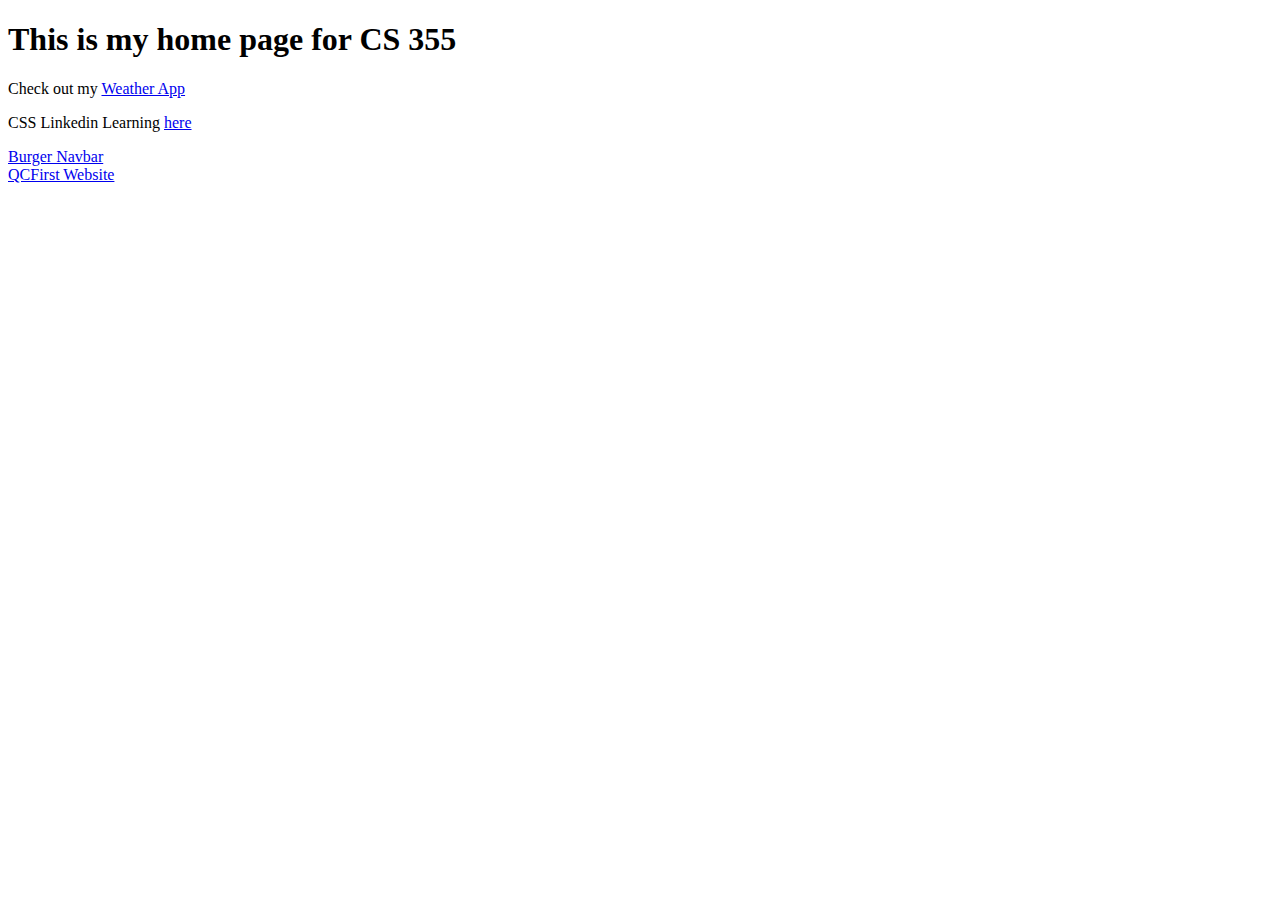
<file: index.html>
<!DOCTYPE html>
<html>
<title>CS 355 Home Page</title>
<body>
<h1>This is my home page for CS 355</h1>
</body>
    <p>Check out my <a href="WeatherProject/index.html">Weather App</a></p>
    <p>CSS Linkedin Learning <a href="LinkedinCSS/index.html">here</a></p>
    <a href="Burger/index.html">Burger Navbar</a>
    <br>
    <a href="qcfirstCode/index.html">QCFirst Website</a>
</html>
</file>
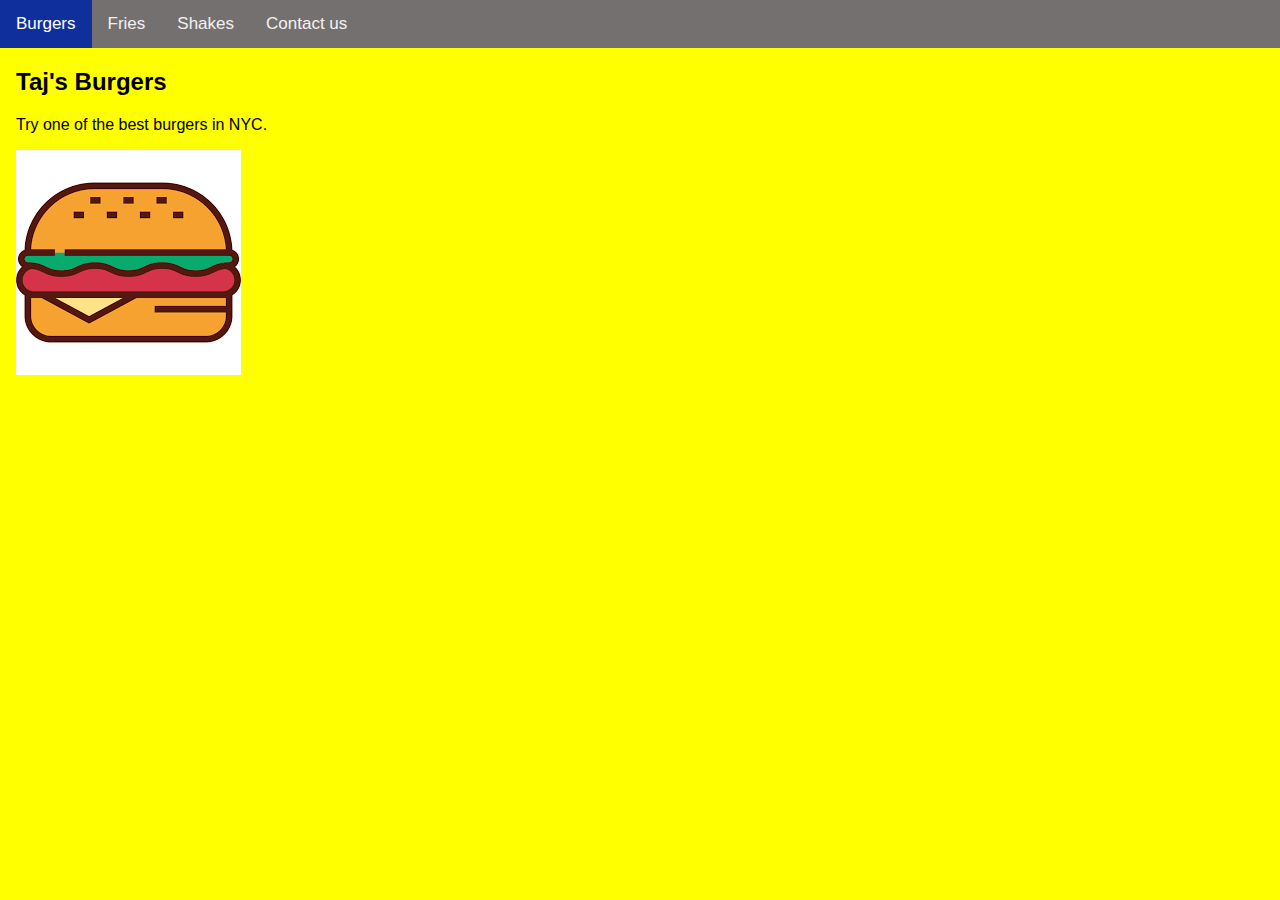
<file: Burger/index.html>
<!DOCTYPE html>
<html>
<head>
<meta name="viewport" content="width=device-width, initial-scale=1">
<link rel="stylesheet" href="https://cdnjs.cloudflare.com/ajax/libs/font-awesome/4.7.0/css/font-awesome.min.css">
<style>
body {
  margin: 0;
  font-family: Arial, Helvetica, sans-serif;
  background-color: yellow;
}

.topnav {
  overflow: hidden;
  background-color: rgb(116, 112, 112);
}

.topnav a {
  float: left;
  display: block;
  color: #f2f2f2;
  text-align: center;
  padding: 14px 16px;
  text-decoration: none;
  font-size: 17px;
}

.topnav a:hover {
  background-color: #ddd;
  color: black;
}

.topnav a.active {
  background-color: #0f309c;
  color: white;
}

.topnav .icon {
  display: none;
}

@media screen and (max-width: 600px) {
  .topnav a:not(:first-child) {display: none;}
  .topnav a.icon {
    float: right;
    display: block;
  }
}

@media screen and (max-width: 600px) {
  .topnav.responsive {position: relative;}
  .topnav.responsive .icon {
    position: absolute;
    right: 0;
    top: 0;
  }
  .topnav.responsive a {
    float: none;
    display: block;
    text-align: left;
  }
}
</style>
</head>
<body>

<div class="topnav" id="myTopnav">
  <a href="https://www.bk.com/" class="active">Burgers</a>
  <a href="#news">Fries</a>
  <a href="#contact">Shakes</a>
  <a href="mailto:tislam2152@gmail.com">Contact us</a>
  <a href="javascript:void(0);" class="icon" onclick="myFunction()">
    <i class="fa fa-bars"></i>
  </a>
</div>

<div style="padding-left:16px">
  <h2>Taj's Burgers</h2>
  <p>Try one of the best burgers in NYC.</p>
  <img src="burger.png" alt="burger">
</div>

<script>
function myFunction() {
  var x = document.getElementById("myTopnav");
  if (x.className === "topnav") {
    x.className += " responsive";
  } else {
    x.className = "topnav";
  }
}
</script>

</body>
</html>
</file>
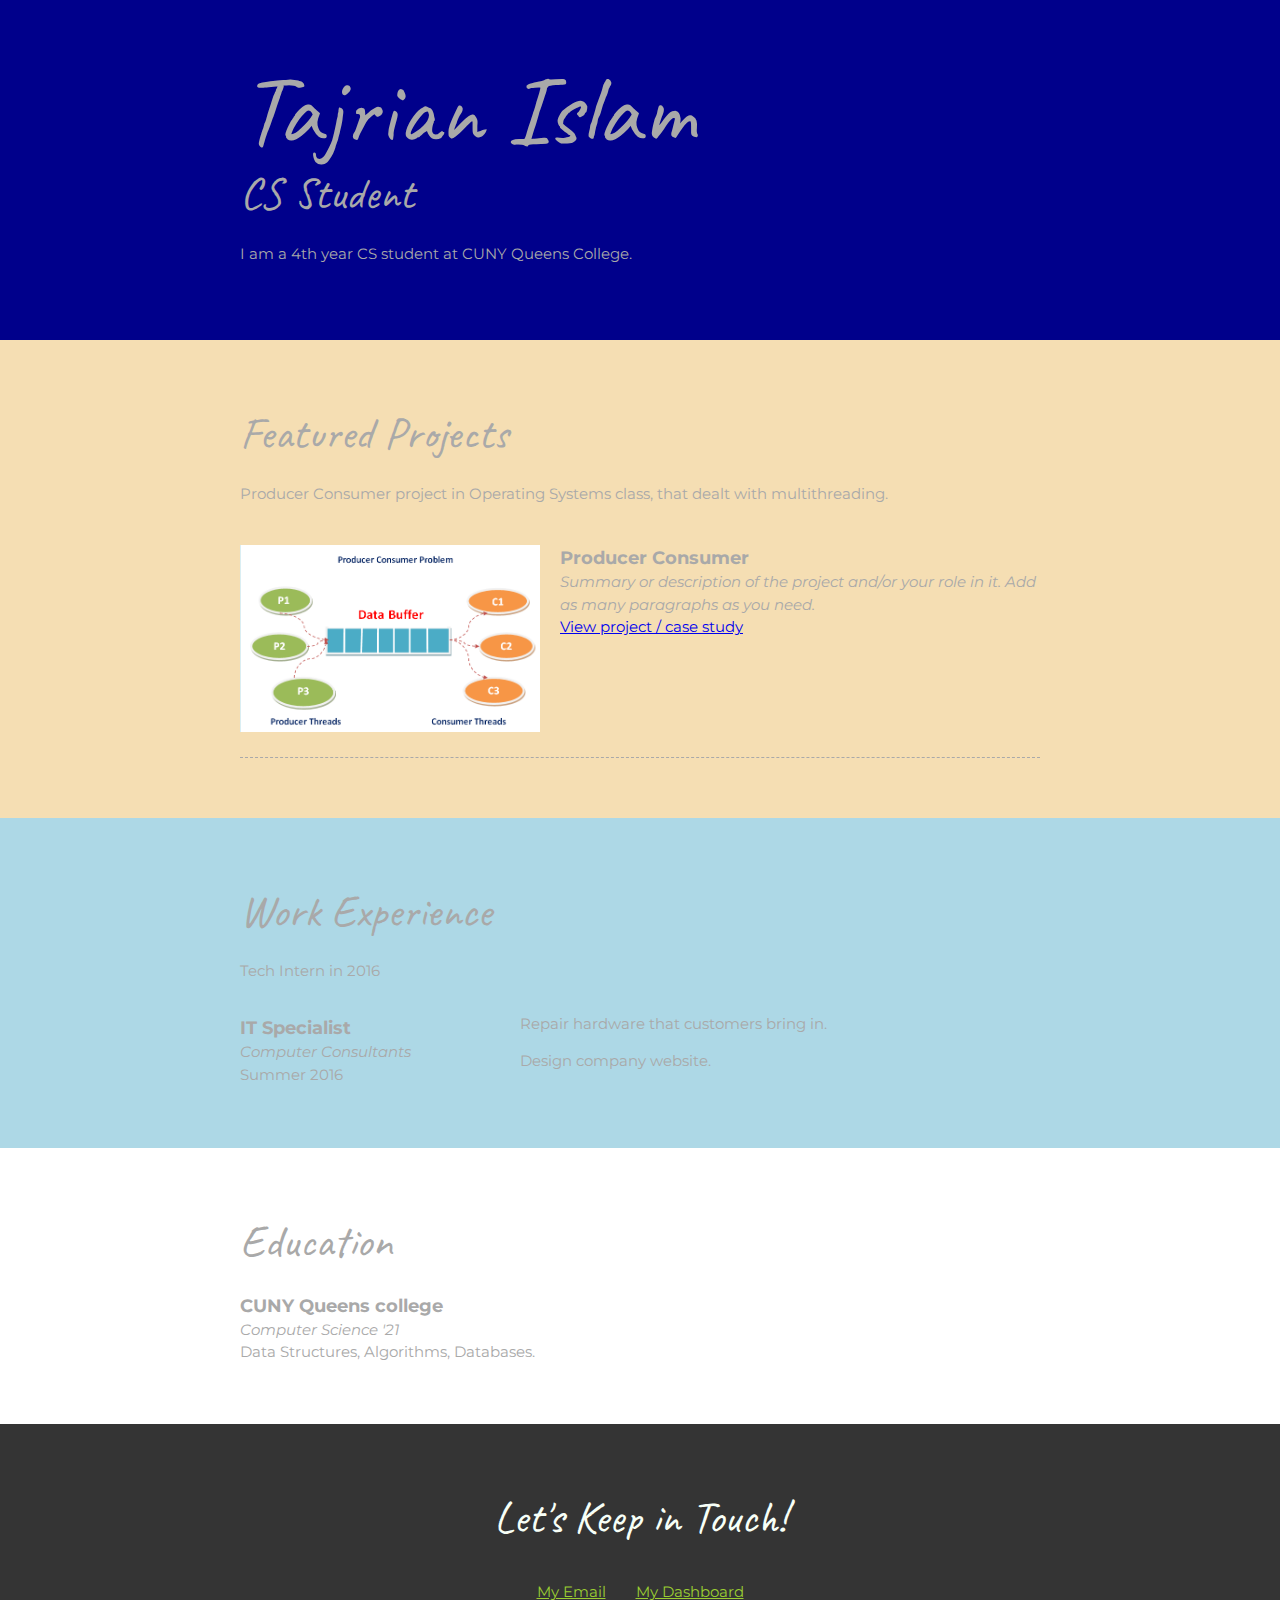
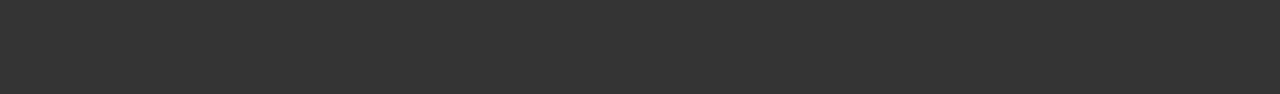
<file: LinkedinCSS/index.html>
<!DOCTYPE html>
<html lang="en">
  <head>
    <meta charset="UTF-8">
    <meta name="viewport" content="width=device-width, initial-scale=1.0">
    <title>Taj's Page</title>
    <link href="https://fonts.googleapis.com/css2?family=Caveat&family=Montserrat:wght@100&display=swap" rel="stylesheet">
    <link rel="stylesheet" href="css/style.css">
  </head>
  <body>
    <main>
      <!-- ***********************  ABOUT / PROFILE  *********************** -->
      <header>
        <div class="content-wrap">


        
          <h1>Tajrian Islam</h1>
          <h2>CS Student</h2>

          <p>I am a 4th year CS student at CUNY Queens College.</p>
        </div>
      </header>

      <!-- ********************  PROJECTS / PORTFOLIO  ********************* -->
      <section class="projects">
        <div class="content-wrap">
          <h2>Featured Projects</h2>
          <p>Producer Consumer project in Operating Systems class, that dealt with multithreading.</p>

          <!-- Copy the whole <section> block to add more projects. -->
          <section class="project-item">
            <img src="images/productC.png" alt="Product Consumer Image">
            <h3>Producer Consumer</h3>
            <p>Summary or description of the project and/or your role in it. Add as many paragraphs as you need.</p>
            <a href="#" target="_self">View project / case study</a>
          </section>
          <!-- End of Project block. -->
        </div>
      </section>

      <!-- ***********************  WORK EXPERIENCE  *********************** -->
      <section class="work-experience">
        <div class="content-wrap">
          <h2>Work Experience</h2>
          <p>Tech Intern in 2016</p>

          <!-- Copy this whole <section> block to add more jobs. -->
          <section class="job-item">
            <div class="job-details">
              <h3>IT Specialist</h3>
              <p>Computer Consultants</p>
              <p>Summer 2016</p>
            </div>
            <div class="job-summary">
              <p>Repair hardware that customers bring in.</p>
              <p>Design company website.</p>
            </div>
          </section>
          <!-- End of Job block. -->
        </div>
      </section>

      <!-- ******************  EDUCATION & CERTIFICATIONS ****************** -->
      <section class="education">
        <div class="content-wrap">
          <h2>Education</h2>

          <!-- Copy this whole <section> block to add more schools. -->
          <section>
            <h3>CUNY Queens college</h3>
            <p>Computer Science '21</p>
            <p>Data Structures, Algorithms, Databases.</p>
          </section>
          <!-- End of School block. -->
        </div>
      </section>

      <!-- *****************  CONTACT INFO / SOCIAL MEDIA  ***************** -->
      <footer>
        <div class="content-wrap">
          <h2>Let's Keep in Touch!</h2>

          <!-- Social media and contact links. Add or remove any networks. -->
          <ul class="contact-list">
            <li><a href="mailto:tajrian.islam62@qc.cuny.edu">My Email</a></li>
            <li><a href="https://born2code1999.github.io/" target="_blank">My Dashboard</a></li>
          </ul>
        </div>
      </footer>
    </main>
  </body>
</html>
</file>
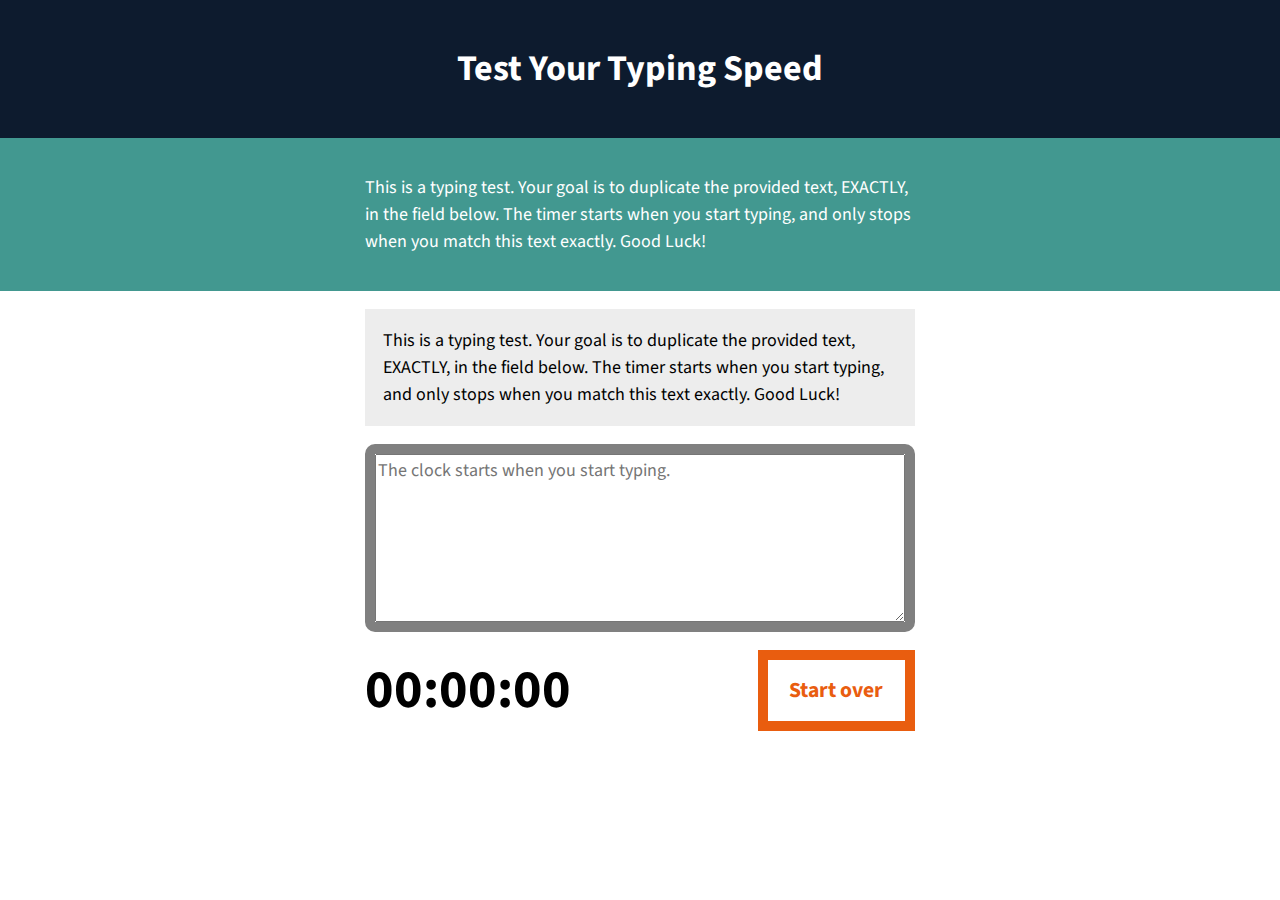
<file: TypingSpeed/index.html>
<!DOCTYPE html>
<html lang="en-US">

<head>
    <meta charset="UTF-8">
    <meta name="viewport" content="width=device-width, initial-scale=1">
    <title>JS Typing Speed Test</title>
    <script src="script.js" async></script>
    <link rel="stylesheet" href="//fonts.googleapis.com/css?family=Source+Sans+Pro:400,400i,700,700i,900,900i" type="text/css" media="all">
    <link rel="stylesheet" href="style.css">
</head>

<body>
    <header class="masthead">
        <h1>Test Your Typing Speed</h1>
    </header>
    <main class="main">
        <article class="intro">
            <p>This is a typing test. Your goal is to duplicate the provided text, EXACTLY, in the field below. The timer starts when you start typing, and only stops when you match this text exactly. Good Luck!</p>
        </article><!-- .intro -->
        <section class="test-area">
            <div id="origin-text">
                <p>This is a typing test. Your goal is to duplicate the provided text, EXACTLY, in the field below. The timer starts when you start typing, and only stops when you match this text exactly. Good Luck!</p>
            </div><!-- #origin-text -->

            <div class="test-wrapper">
                <textarea id="test-area" name="textarea" rows="6" placeholder="The clock starts when you start typing."></textarea>
            </div><!-- .test-wrapper -->

            <div class="meta">
                <section id="clock">
                    <div class="timer">00:00:00</div>
                </section>

                <button id="reset">Start over</button>
            </div><!-- .meta -->
        </section><!-- .test-area -->
    </main>

</body>

</html>
</file>
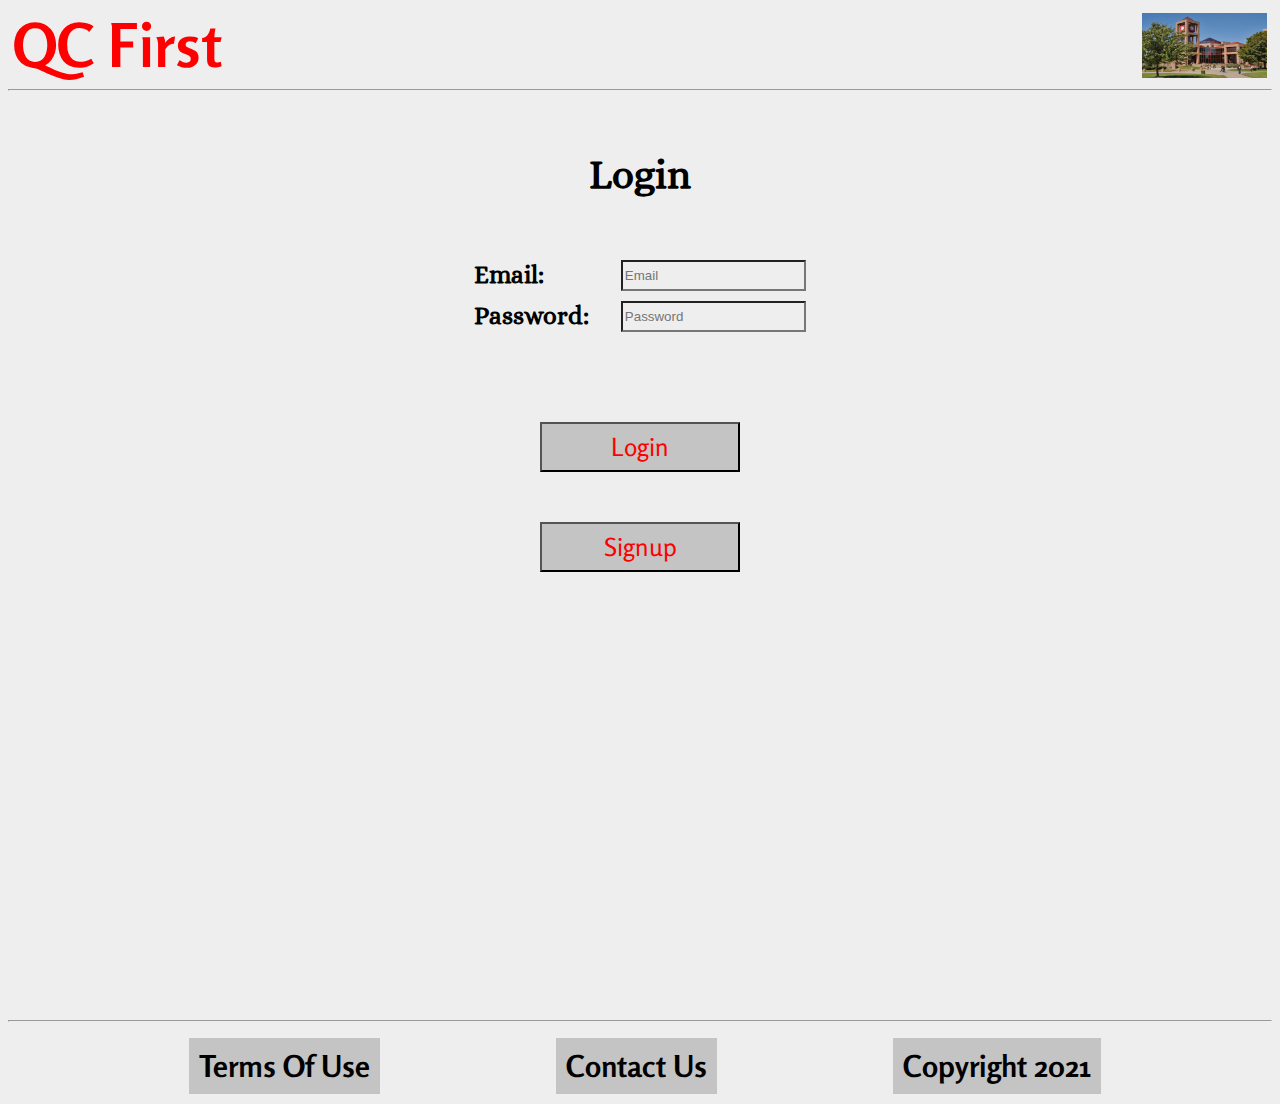
<file: qcfirstCode/html/index.html>
<!DOCTYPE html>
<html lang="en">
<head>
    <meta charset="UTF-8">
    <meta http-equiv="X-UA-Compatible" content="IE=edge">
    <meta name="viewport" content="width=device-width, initial-scale=1.0">
    <link href="https://fonts.googleapis.com/css2?family=Alice&family=Rosario&display=swap" rel="stylesheet">
    <link rel="stylesheet" media="screen and (min-width: 750px)" href="../css/desktopstyles.css">
    <link rel="stylesheet" media="screen and (max-width: 750px)" href="../css/mobilestyles.css">

    <title>Login Page</title>
</head>

<body>
    
    <header>
        <h1><a href ="index.html">QC First</a></h1>
        <img class="libPic"  src="../img/qc3.jpeg" alt="Rosenthal">
        <hr>
    </header>
   
    <div id="page-container">
        <div id="content-wrap">
        
            <h2 class="formHeader">Login</h2>
    
            <form class="loginFields">
                
                <div class="form">
                    <label for="emailLogin">Email:</label>
                    <input type="email" id="emailLogin" name = "emailLogin" placeholder="Email">
                </div>
                
                
                <div class="formPassword">
                    <label for="passwordLogin">Password:</label>
                    <input type="password" id="passwordLogin" name = "passwordLogin" placeholder="Password">
                </div>

                <button class="formButton">Login</button>
                
            </form>

            <a href = "signup.html" class = "formButtonLink"><button class = "formButton">Signup</button></a>
        
        </div>
        
        <footer>
            <hr>
            <ul class = "footerList">
                <li><a class = "footerButton">Terms Of Use</a></li>
                <li><a href = "https://twitter.com/QC_News?ref_src=twsrc%5Egoogle%7Ctwcamp%5Eserp%7Ctwgr%5Eauthor" class = "footerButton" id = "contactUs">Contact Us</a></li>
                <li><a class = "footerButton">Copyright 2021</a></li>
            </ul> 
        </footer>

    </div> 
</body>
</html>
</file>
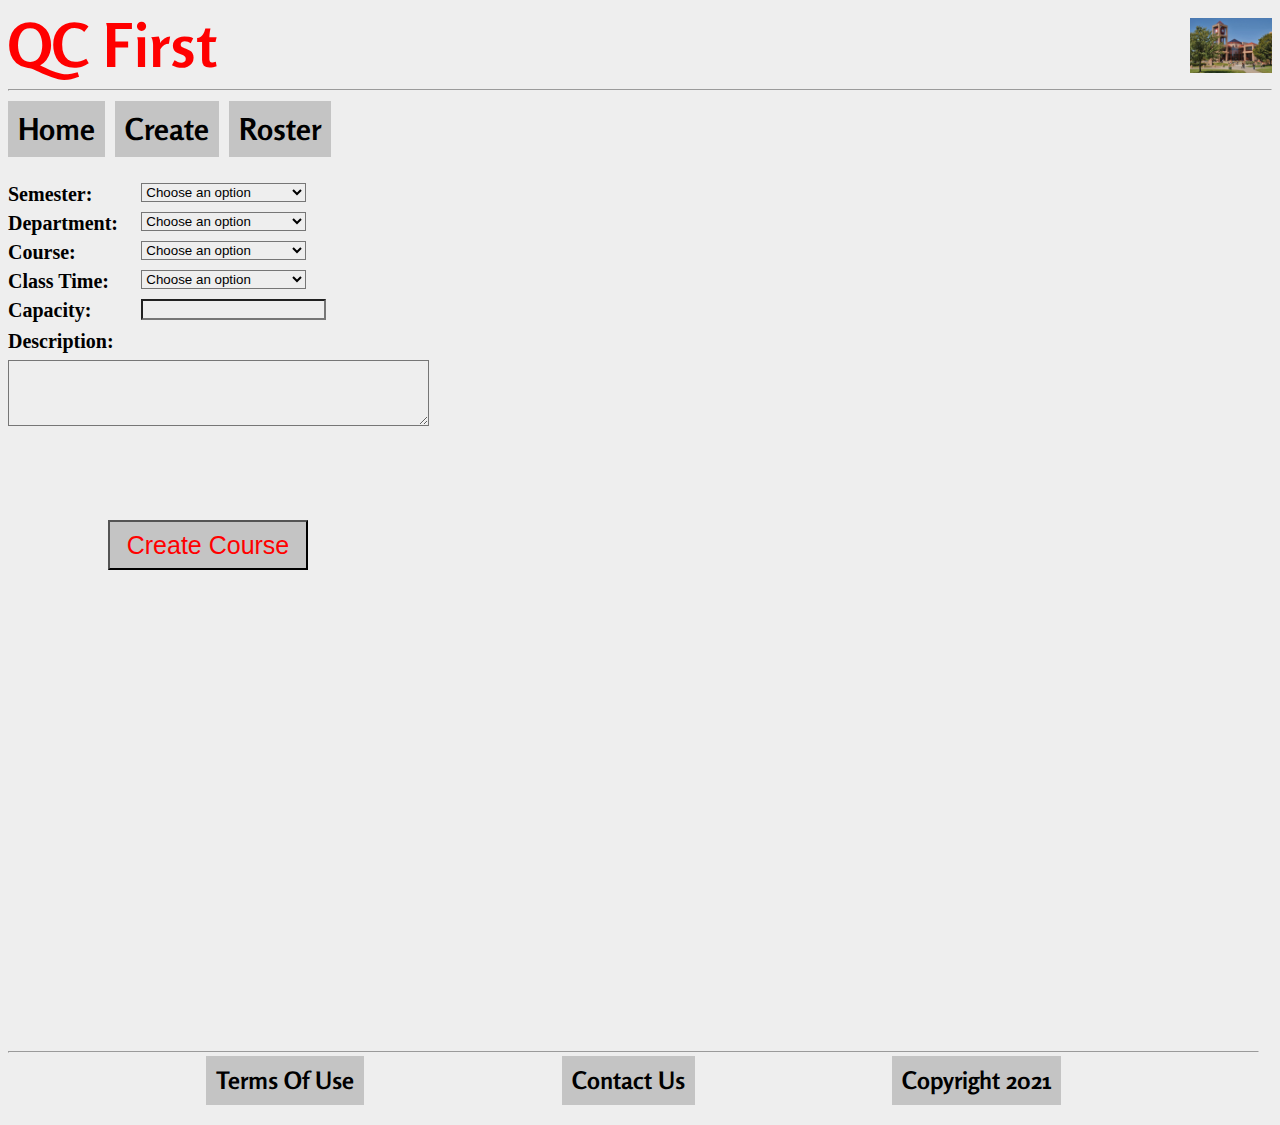
<file: qcfirstCode/InstructorCreate.html>
<!DOCTYPE html>
<html lang="en">
<head>
    <meta charset="UTF-8">
    <meta http-equiv="X-UA-Compatible" content="IE=edge">
    <meta name="viewport" content="width=device-width, initial-scale=1.0">
    <link href="https://fonts.googleapis.com/css2?family=Rosario&display=swap" rel="stylesheet">
    <link rel="stylesheet" href="styles.css">

    <title></title>
</head>

<header>
    <h1>QC First</h1>
    <img class="libPic"  src="../Images/QC3.jpeg" alt="Rosenthal">
    <hr>
    <ul class = "headerList">
        <li><a href = "InstructorHome.html" class = "headerButton">Home</a></li>
        <li><a href = "InstructorCreate.html" class = "headerButton">Create</a></li> 
        <li><a href = "InstructorRoster.html" class = "headerButton">Roster</a></li>    
    </ul>
</header>
<body>
    <div id="page-container">
        <div id="content-wrap">
            <div class="container leftHandSideForCreate-fields">
                <div class="row">
                <div class="col form">
                    <label for="semester">Semester:</label>
                    <select name = "semester">
                        <option value = "" disabled selected hidden>Choose an option</option>
                    </select>
                </div>   
                </div>
                <div class="row form">
                <div class="col">
                    <label for="dept">Department:</label>
                    <select name = "dept">
                        <option value = "" disabled selected hidden>Choose an option</option>
                    </select>
                </div>
                </div>
                <div class="row form">
                <div class="col">
                    <label for="course">Course:</label>
                    <select name = "course">
                        <option value = "" disabled selected hidden>Choose an option</option>
                    </select>
                </div>
                </div>
                <div class="row form">
                    <div class="col">
                        <label for="classtime">Class Time:</label>
                        <select name = "classtime">
                            <option value = "" disabled selected hidden>Choose an option</option>
                        </select>
                    </div>
                </div>
                <div class="row form">
                    <div class="col">
                        <label for="cap">Capacity:</label>
                        <input type="number" id="cap">
                    </div>
                </div>
                <div class="row">
                    <div class="col form">
                        <label class="col-xs-12" for="desc">Description:</label>
                        <textarea name="desc" id="desc" cols="50" rows="4"></textarea>
                    </div>
                </div>
            </div>
            <button class="createCourse">Create Course</button>
        </div>
        <footer>
            <hr>
            <ul class = "footerList">
                <li><h2 class = "footerButton">Terms Of Use</h2></li>
                <li><h2 class = "footerButton">Contact Us</h2></li>
                <li><h2 class = "footerButton">Copyright 2021</h2></li>
            </ul> 
        </footer>
    </div> 
</body>
</html>
</file>
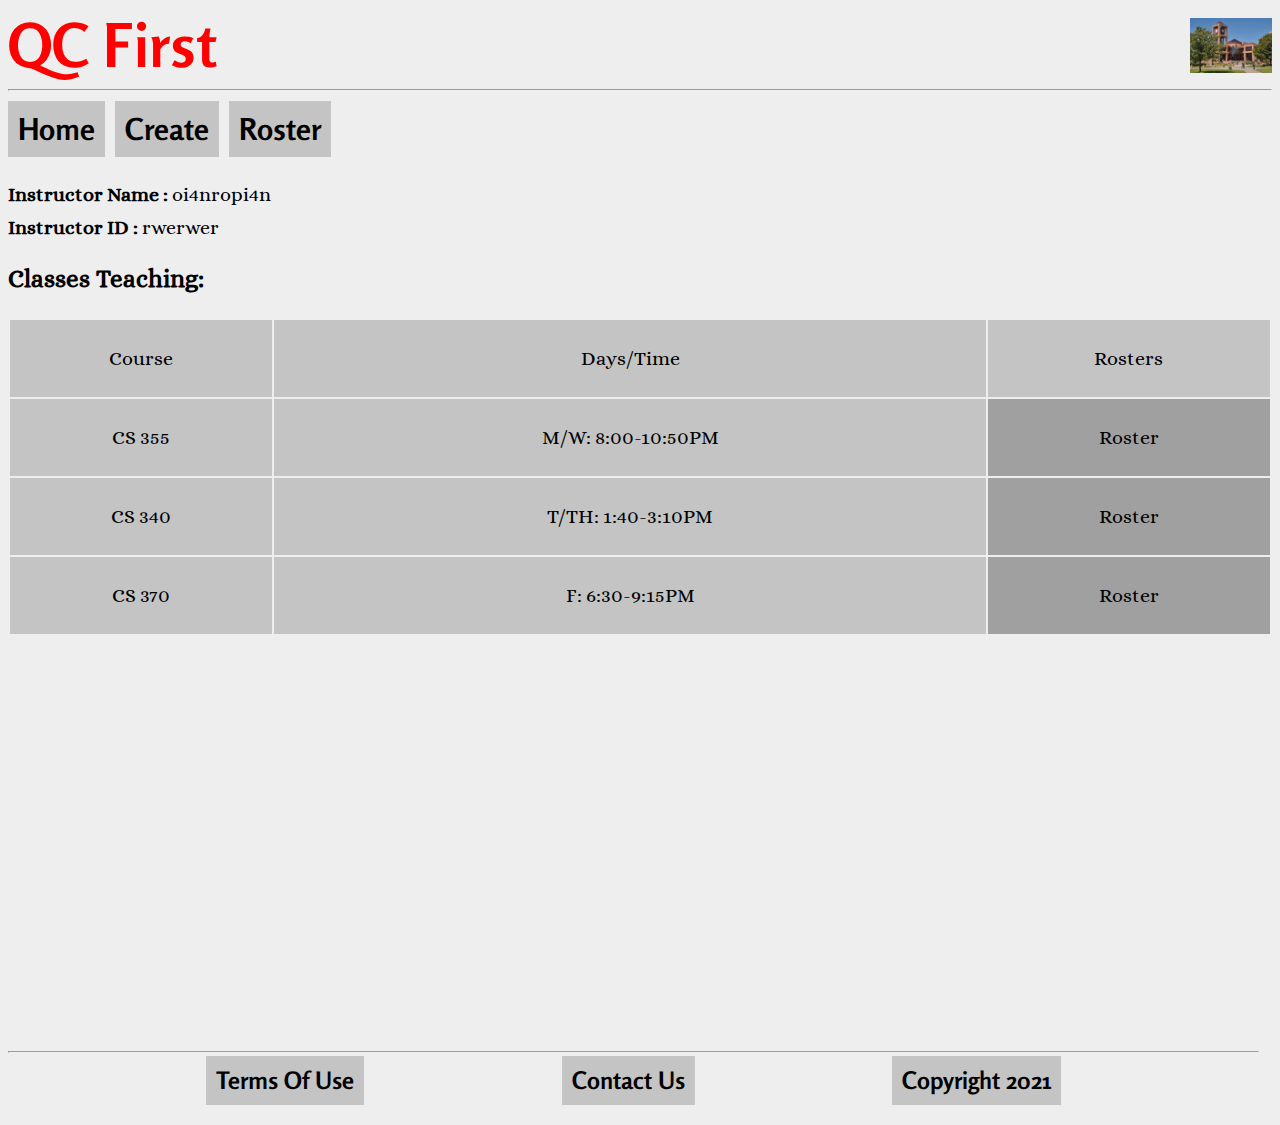
<file: qcfirstCode/InstructorHome.html>
<!DOCTYPE html>
<html lang="en">
<head>
    <meta charset="UTF-8">
    <meta http-equiv="X-UA-Compatible" content="IE=edge">
    <meta name="viewport" content="width=device-width, initial-scale=1.0">
    <link href="https://fonts.googleapis.com/css2?family=Alice&family=Rosario&display=swap" rel="stylesheet">
    <link rel="stylesheet" href="styles.css">

    <title></title>
</head>

<header>
    <h1>QC First</h1>
    <img class="libPic"  src="../Images/QC3.jpeg" alt="Rosenthal">
    <hr>
    <ul class = "headerList">
      <li><a href = "InstructorHome.html" class = "headerButton">Home</a></li>
      <li><a href = "InstructorCreate.html" class = "headerButton">Create</a></li> 
      <li><a href = "InstructorRoster.html" class = "headerButton">Roster</a></li> 
    </ul>
</header>

<body>
    
    <div id="page-container">
      <div id="content-wrap">
        <div class="container">
          <div class="row">
          <div class="col leftLabelsSpacing">
            <p class = "leftLabels">Instructor Name :</p>
            <p class = "leftValue">oi4nropi4n</p>   
          </div>
          </div>
          <div class="row">
          <div class="col">
            <p class = "leftLabels">Instructor ID :</p>
            <p class = "leftValue">rwerwer</p>   
          </div>
          </div>
        </div>
          
        <h3 class = "tableName">Classes Teaching:</h3>
      
        <table class = "bigTable">
          <tr class = "tableHeader">
            <td>Course</td>
            <td>Days/Time</td>
            <td>Rosters</td>
          </tr>
          <tr>
            <td>CS 355</td>
            <td>M/W: 8:00-10:50PM</td>
            <td class = "rosterButton">Roster</td>
          </tr>
          <tr>
            <td>CS 340</td>
            <td>T/TH: 1:40-3:10PM</td>
            <td class = "rosterButton">Roster</td>
          </tr>
          <tr>
            <td>CS 370</td>
            <td>F: 6:30-9:15PM</td>
            <td class = "rosterButton">Roster</td>
          </tr>
        </table>
      </div>
    
      <footer>
        <hr>
        <ul class = "footerList">
            <li><h2 class = "footerButton">Terms Of Use</h2></li>
            <li><h2 class = "footerButton">Contact Us</h2></li>
            <li><h2 class = "footerButton">Copyright 2021</h2></li>
        </ul> 
      </footer>
    </div>    
</body>
</html>
</file>
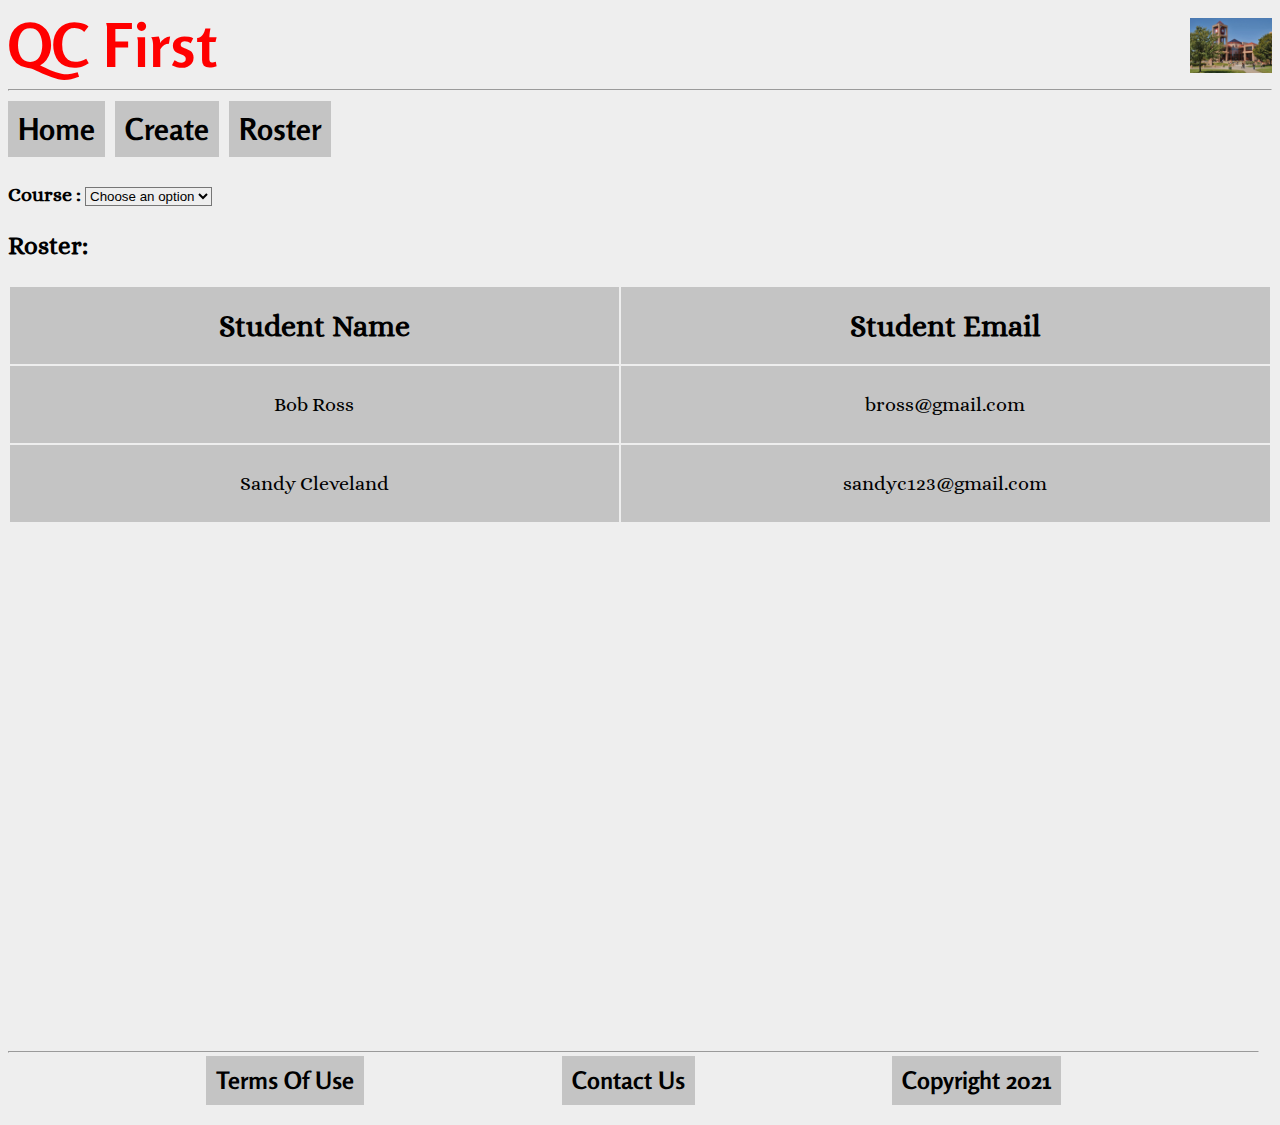
<file: qcfirstCode/InstructorRoster.html>
<!DOCTYPE html>
<html lang="en">
<head>
    <meta charset="UTF-8">
    <meta http-equiv="X-UA-Compatible" content="IE=edge">
    <meta name="viewport" content="width=device-width, initial-scale=1.0">
    <link href="https://fonts.googleapis.com/css2?family=Alice&family=Rosario&display=swap" rel="stylesheet">
    <link rel="stylesheet" href="styles.css">

    <title></title>
</head>

<header>
    <h1>QC First</h1>
    <img class="libPic"  src="../Images/QC3.jpeg" alt="Rosenthal">
    <hr>
    <ul class = "headerList">
        <li><a href = "InstructorHome.html" class = "headerButton">Home</a></li>
        <li><a href = "InstructorCreate.html" class = "headerButton">Create</a></li> 
        <li><a href = "InstructorRoster.html" class = "headerButton">Roster</a></li>  
    </ul>
</header>

<body>
    
    <div id="page-container">
        <div id="content-wrap">
            <div class="container courseField">
                <div class="row">
                <div class="col">
                    <label for="course">Course :</label>
                    <select name = "course">
                        <option value = "" disabled selected hidden>Choose an option</option>
                    </select>
                </div>
                </div>
            </div>

            <h3 class = "tableName">Roster:</h3>
            
            <table class = "bigTable">
                <tr>
                    <th>Student Name</th>
                    <th>Student Email</th>
                </tr>
                <tr>
                    <td>Bob Ross</td>
                    <td>bross@gmail.com</td>
                </tr>
                <tr>
                    <td>Sandy Cleveland</td>
                    <td>sandyc123@gmail.com</td>
                </tr>
            </table>
        </div>

        <footer>
            <hr>
            <ul class = "footerList">
                <li><h2 class = "footerButton">Terms Of Use</h2></li>
                <li><h2 class = "footerButton">Contact Us</h2></li>
                <li><h2 class = "footerButton">Copyright 2021</h2></li>
            </ul> 
        </footer>
    </div> 
</body>
</html>
</file>
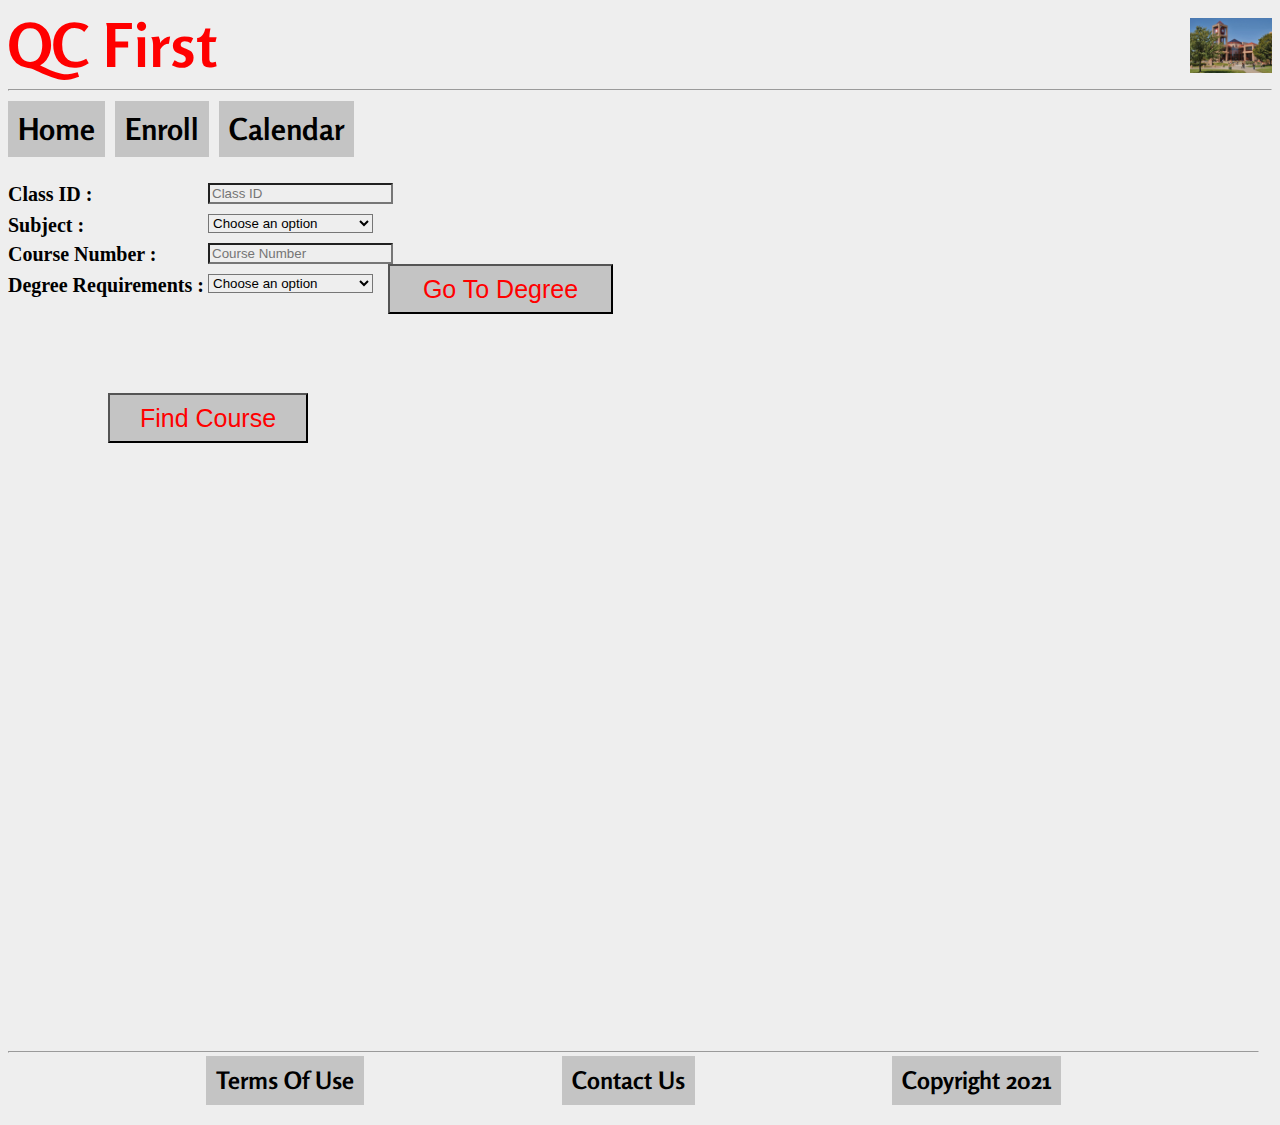
<file: qcfirstCode/StudentEnroll.html>
<!DOCTYPE html>
<html lang="en">
<head>
    <meta charset="UTF-8">
    <meta http-equiv="X-UA-Compatible" content="IE=edge">
    <meta name="viewport" content="width=device-width, initial-scale=1.0">
    <link href="https://fonts.googleapis.com/css2?family=Rosario&display=swap" rel="stylesheet">
    <link rel="stylesheet" href="styles.css">

    <title></title>
</head>

<header>
    <h1>QC First</h1>
    <img class="libPic"  src="../Images/QC3.jpeg" alt="Rosenthal">
    <hr>
    <ul class = "headerList">
        <li><a href = "StudentHome.html" class = "headerButton">Home</a></li>
        <li><a href = "StudentEnroll.html" class = "headerButton">Enroll</a></li> 
        <li><a href = "" class = "headerButton">Calendar</a></li>    
    </ul>
</header>
<body>
    
    <div id="page-container">
        <div id="content-wrap">
            <div class="container leftHandSide-fields">
                <div class="row">
                <div class="col form">
                    <label for="classId">Class ID : </label>
                    <input type="text" id="classId" placeholder="Class ID">
                </div>
                </div>
                <div class="row">
                <div class="col form">
                    <label for="subj">Subject :</label>
                    <select name = "subj">
                        <option value = "" disabled selected hidden>Choose an option</option>
                    </select>
                </div>
                </div>
                <div class="row">
                    <div class="col form">
                        <label for="cNumber">Course Number :</label>
                        <input type="text" id="cNumber" placeholder="Course Number">
                    </div>      
                </div>
                <div class="row">
                    <div class="col">
                        <label for="degReq">Degree Requirements :</label>
                        <select name = "degReq">
                            <option value = "" disabled selected hidden>Choose an option</option>
                        </select>
                        <button class="degreeButton">Go To Degree</button>
                    </div>
                </div>
            </div>
            
                <button class="findCourseButton">Find Course</button>
        </div>
        <footer>
            <hr>
            <ul class = "footerList">
                <li><h2 class = "footerButton">Terms Of Use</h2></li>
                <li><h2 class = "footerButton">Contact Us</h2></li>
                <li><h2 class = "footerButton">Copyright 2021</h2></li>
            </ul> 
        </footer>
    </div>     
    
</body>
</html>
</file>
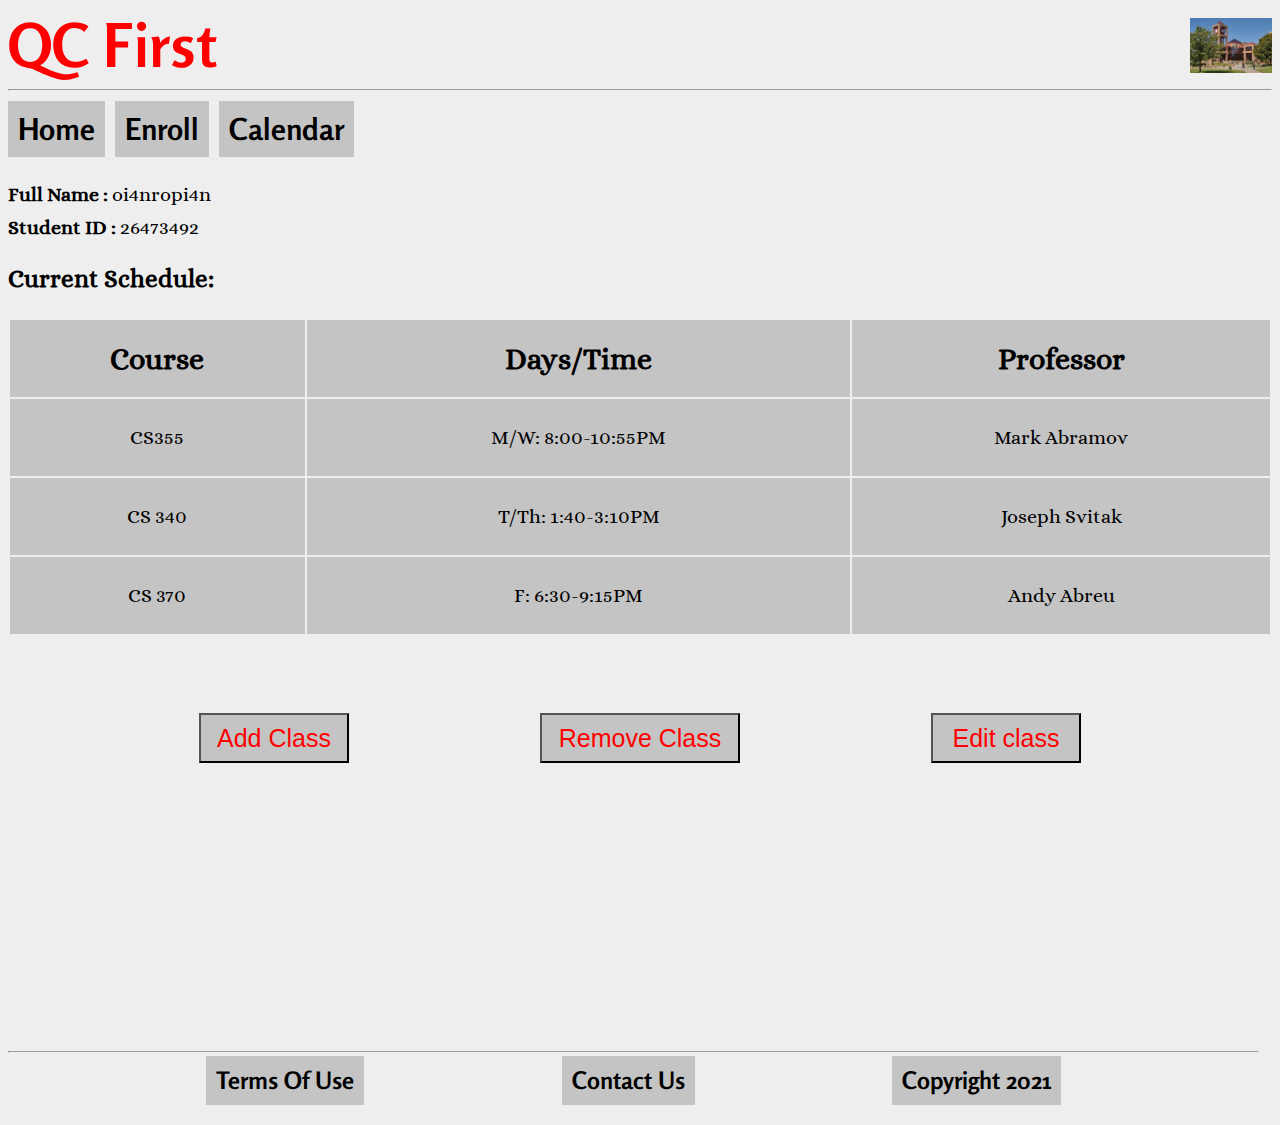
<file: qcfirstCode/StudentHome.html>
<!DOCTYPE html>
<html lang="en">
<head>
    <meta charset="UTF-8">
    <meta http-equiv="X-UA-Compatible" content="IE=edge">
    <meta name="viewport" content="width=device-width, initial-scale=1.0">
    <link href="https://fonts.googleapis.com/css2?family=Alice&family=Rosario&display=swap" rel="stylesheet">
    <link rel="stylesheet" href="styles.css">

    <title></title>
</head>

<header>
    <h1>QC First</h1>
    <img class="libPic"  src="../Images/QC3.jpeg" alt="Rosenthal">
    <hr>
    <ul class = "headerList">
        <li><a href = "StudentHome.html" class = "headerButton">Home</a></li>
        <li><a href = "StudentEnroll.html" class = "headerButton">Enroll</a></li> 
        <li><a href = "" class = "headerButton">Calendar</a></li>    
    </ul>
</header>
<body>

    <div id="page-container">
        <div id="content-wrap">
            <div class="container">
                <div class="row">
                <div class="col leftLabelsSpacing">
                    <p class = "leftLabels">Full Name :</p>
                    <p class = "leftValue" id = "name">oi4nropi4n</p>   
                </div>
                </div>
                <div class="row">
                <div class="col">
                    <p class = "leftLabels">Student ID :</p>
                    <p class = "leftValue" id = "id">26473492</p>
                </div>
                </div>
            </div>
            
            <h3 class = "tableName">Current Schedule:</h3>
            <table class = "bigTable">
                <tr> 
                    <th>Course</th>
                    <th>Days/Time</th>
                    <th>Professor</th>
                </tr>
                <tr> 
                    <td>CS355</td>
                    <td>M/W: 8:00-10:55PM</td>
                    <td>Mark Abramov</td>
                </tr>
                <tr>
                    <td>CS 340</td>
                    <td>T/Th: 1:40-3:10PM</td>
                    <td>Joseph Svitak</td>
                </tr>
                <tr>
                    <td>CS 370</td>
                    <td>F: 6:30-9:15PM</td>
                    <td>Andy Abreu</td>
                </tr>
                <tr>

                </tr>
            </table>

                <ul class = "studentEditClassList">
                    <button class="studentEditButton">Add Class</button>
                    <button class="studentEditButton" style = "width: 200px;">Remove Class</button>
                    <button class="studentEditButton">Edit class</button>
                </ul> 
        </div>
        <footer>
            <hr>
            <ul class = "footerList">
                <li><h2 class = "footerButton">Terms Of Use</h2></li>
                <li><h2 class = "footerButton">Contact Us</h2></li>
                <li><h2 class = "footerButton">Copyright 2021</h2></li>
            </ul> 
        </footer>
    </div>        
</body>
</html>
</file>
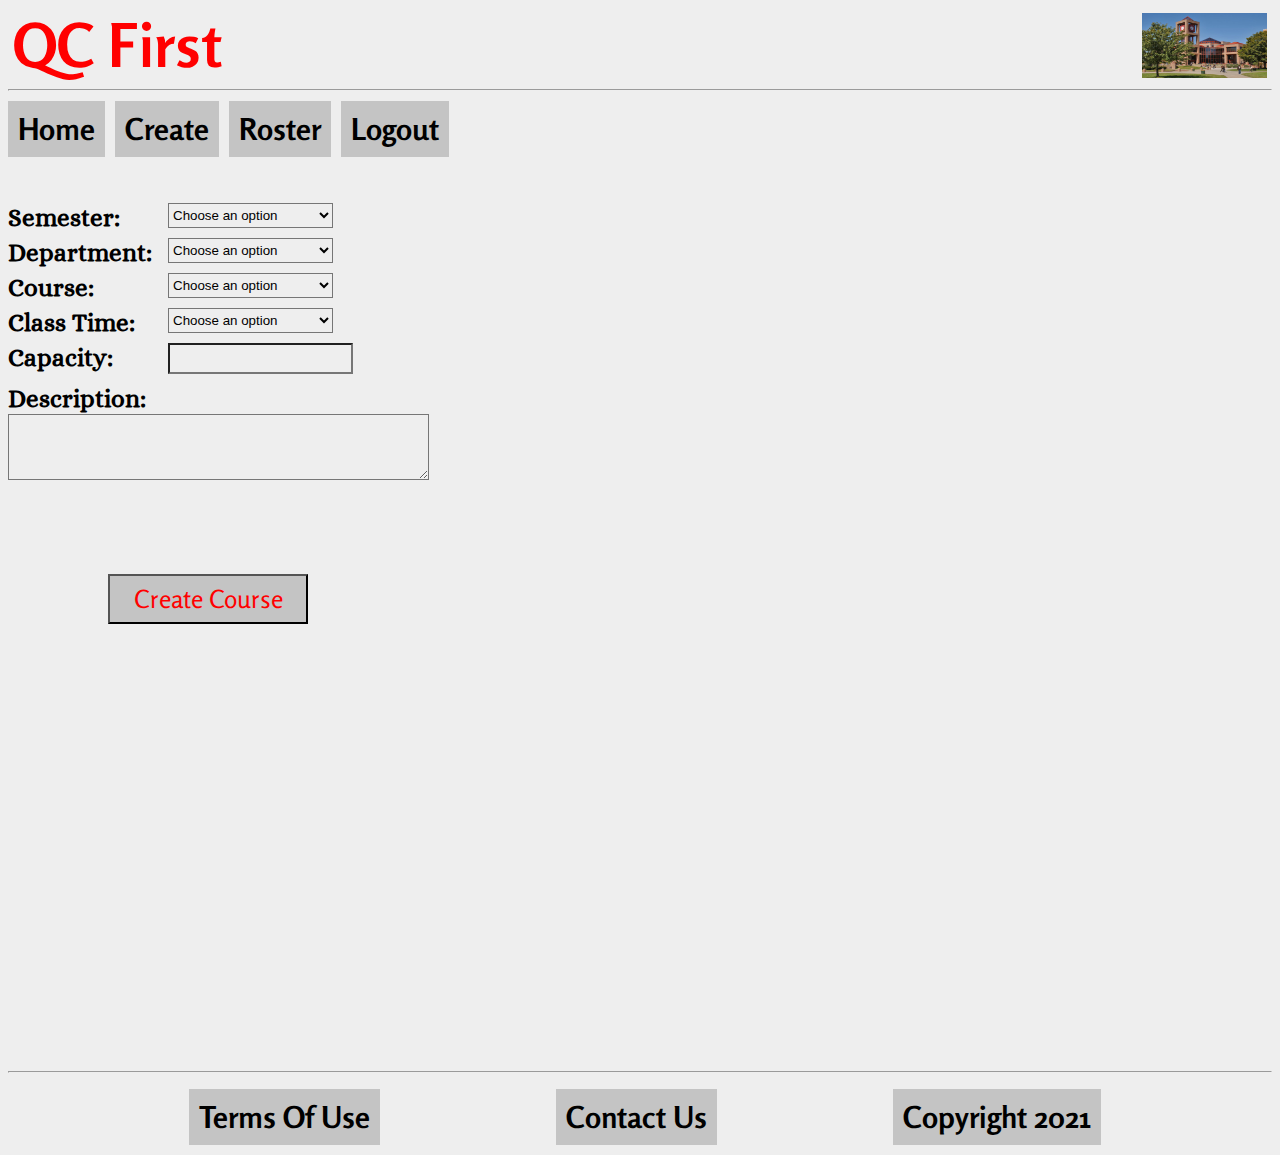
<file: qcfirstCode/html/instructorcreate.html>
<!DOCTYPE html>
<html lang="en">
<head>
    <meta charset="UTF-8">
    <meta http-equiv="X-UA-Compatible" content="IE=edge">
    <meta name="viewport" content="width=device-width, initial-scale=1.0">
    <link href="https://fonts.googleapis.com/css2?family=Alice&family=Rosario&display=swap" rel="stylesheet">
    <link rel="stylesheet" media="screen and (min-width: 750px)" href="../css/desktopstyles.css">
    <link rel="stylesheet" media="screen and (max-width: 750px)" href="../css/mobilestyles.css">

    <title>Instructor Create Course</title>
</head>

<body>

    <header>
        <h1><a href ="instructorhome.html">QC First</a></h1>
        <img class="libPic"  src="../img/qc3.jpeg" alt="Rosenthal">
        <hr>
        <ul class = "headerList">
            <li><a href = "InstructorHome.html" class = "headerButton">Home</a></li>
            <li><a href = "InstructorCreate.html" class = "headerButton">Create</a></li> 
            <li><a href = "InstructorRoster.html" class = "headerButton">Roster</a></li>
            <li><a href = "index.html" class = "headerButton">Logout</a></li>       
        </ul>
    </header>

    <div id="page-container">
        <div id="content-wrap">
            
            <form class = "leftHandSideForCreate-fields">
               
                <div class = "form">
                    <label for="semester" class = "semesterCapacityCreate">Semester:</label>
                    <select name = "semesterCreate" id = "semester">
                        <option value = "" disabled selected hidden>Choose an option</option>
                    </select>
                </div>   
               
                
                <div class="form">
                    <label for="dept" class = "departmentCreate">Department:</label>
                    <select name = "departmentCreate" id = "dept">
                        <option value = "" disabled selected hidden>Choose an option</option>
                    </select>
                </div>
              
                
                <div class="form">
                    <label for="course" class = "courseInstructorCreate">Course:</label>
                    <select name = "courseCreate" id = "course">
                        <option value = "" disabled selected hidden>Choose an option</option>
                    </select>
                </div>
                
                <div class="form">
                    <label for="classtime" class = "courseClassTimeCreate">Class Time:</label>
                    <select name = "classtimeCreate" id = "classtime">
                        <option value = "" disabled selected hidden>Choose an option</option>
                    </select>
                </div>
                
                <div class="form">
                    <label for="capacityCreate" class = "semesterCapacityCreate">Capacity:</label>
                    <input type="number" id="capacityCreate" name = "capacityCreate">
                </div>
               
                <div class="form">
                    <label for="desc" class = "descriptionCreate">Description:</label>
                    <textarea name="descriptionCreate" id="desc" cols="50" rows="4"></textarea>
                </div> 

                <button class="createCourse">Create Course</button>
            </form>
        
        </div>
        
        <footer>
            <hr>
            <ul class = "footerList">
                <li><a class = "footerButton">Terms Of Use</a></li>
                <li><a href = "https://twitter.com/QC_News?ref_src=twsrc%5Egoogle%7Ctwcamp%5Eserp%7Ctwgr%5Eauthor" class = "footerButton" id = "contactUs">Contact Us</a></li>
                <li><a class = "footerButton">Copyright 2021</a></li>
            </ul> 
        </footer>

    </div> 
</body>
</html>
</file>
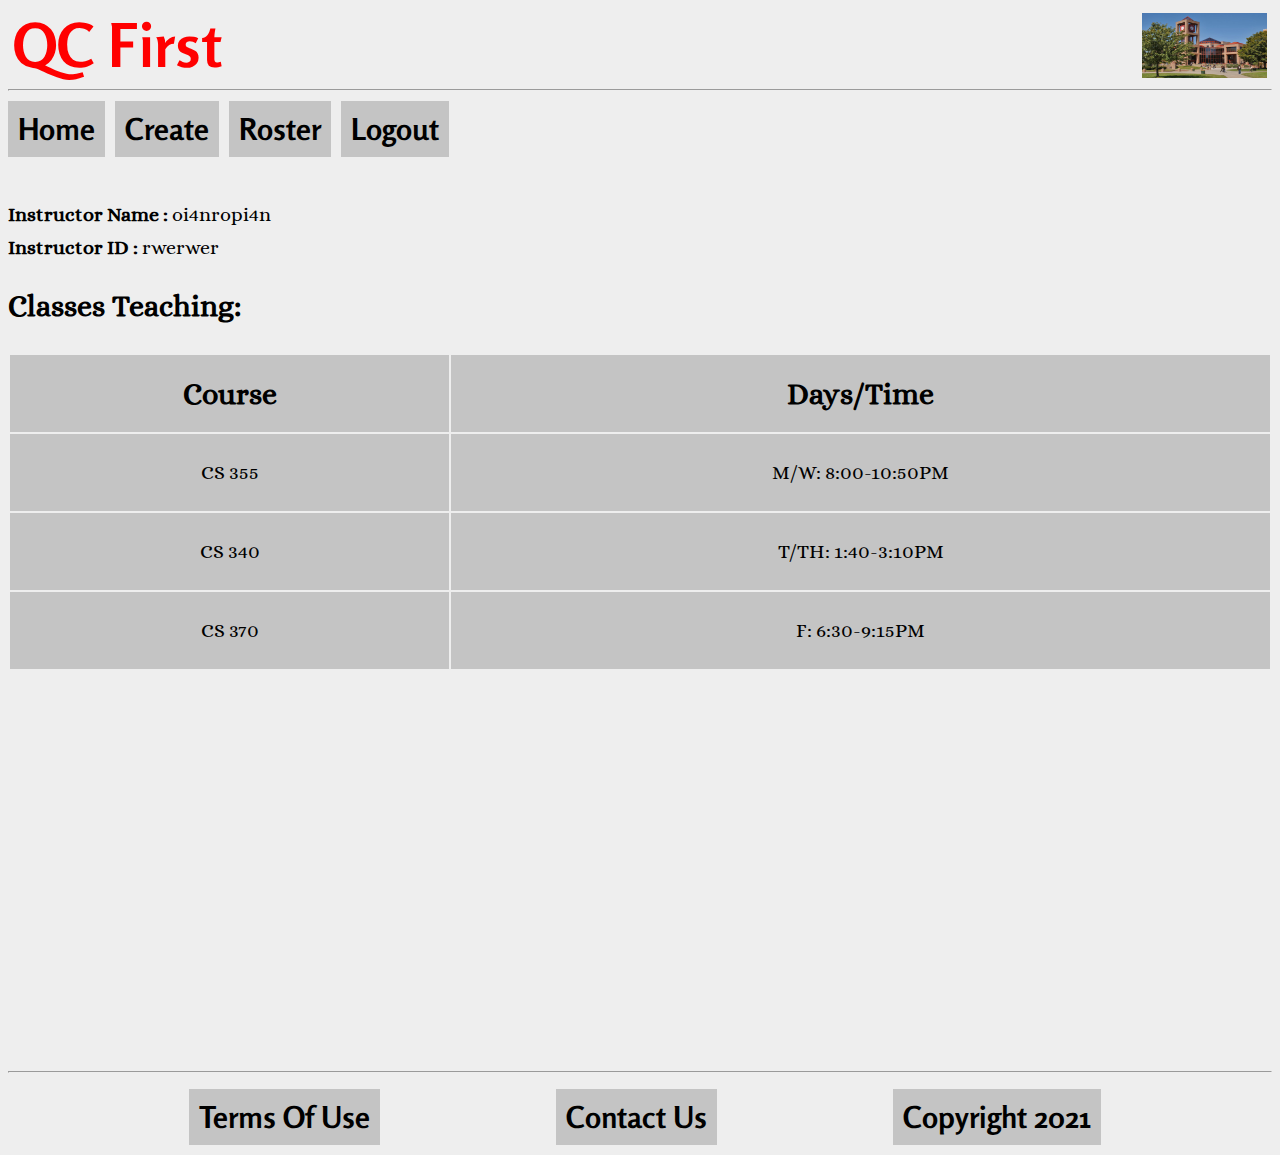
<file: qcfirstCode/html/instructorhome.html>
<!DOCTYPE html>
<html lang="en">
<head>
    <meta charset="UTF-8">
    <meta http-equiv="X-UA-Compatible" content="IE=edge">
    <meta name="viewport" content="width=device-width, initial-scale=1.0">
    <link href="https://fonts.googleapis.com/css2?family=Alice&family=Rosario&display=swap" rel="stylesheet">
    <link rel="stylesheet" media="screen and (min-width: 750px)" href="../css/desktopstyles.css">
    <link rel="stylesheet" media="screen and (max-width: 750px)" href="../css/mobilestyles.css">
    
    <title>Instructor Home</title>
</head>

<body>
    
    <header>
        <h1><a href ="instructorhome.html">QC First</a></h1>
        <img class="libPic"  src="../img/qc3.jpeg" alt="Rosenthal">
        <hr>
        <ul class = "headerList">
            <li><a href = "instructorhome.html" class = "headerButton">Home</a></li>
            <li><a href = "instructorcreate.html" class = "headerButton">Create</a></li> 
            <li><a href = "instructorroster.html" class = "headerButton">Roster</a></li>
            <li><a href = "index.html" class = "headerButton">Logout</a></li>       
        </ul>
    </header>
    
    <div id="page-container">
        <div id="content-wrap">
        
            <div class="leftLabelsSpacing">
                <p class = "leftLabels">Instructor Name :</p>
                <p class = "leftValue" id="instructorName">oi4nropi4n</p>   
            </div>
            
            <div>
                <p class = "leftLabels">Instructor ID :</p>
                <p class = "leftValue" id="instructorID">rwerwer</p>   
            </div>
                
            <h3 class = "tableName">Classes Teaching:</h3>
      
            <table class = "bigTable" id="instructorCourseTable">
                <tr>
                    <th scope = "col">Course</th>
                    <th scope = "col">Days/Time</th>
                </tr>
                <tr>
                    <td>CS 355</td>
                    <td>M/W: 8:00-10:50PM</td>
                </tr>
                <tr>
                    <td>CS 340</td>
                    <td>T/TH: 1:40-3:10PM</td>
                </tr>
                <tr>
                    <td>CS 370</td>
                    <td>F: 6:30-9:15PM</td>
                </tr>
            </table>
        </div>
    
        <footer>
            <hr>
            <ul class = "footerList">
                <li><a class = "footerButton">Terms Of Use</a></li>
                <li><a href = "https://twitter.com/QC_News?ref_src=twsrc%5Egoogle%7Ctwcamp%5Eserp%7Ctwgr%5Eauthor" class = "footerButton" id = "contactUs">Contact Us</a></li>
                <li><a class = "footerButton">Copyright 2021</a></li>
            </ul> 
        </footer>

    </div>    
</body>
</html>
</file>
<file: LinkedinCSS/css/style.css>
/* Global Styles */
html{
    box-sizing: border-box;
}
*, *:before, *:after{
    box-sizing: inherit;
}
body{
    color: darkgrey;
    margin: 0;
    padding: 0;
    font-family: 'Montserrat', sans-serif;
    font-size: 15px;
    line-height: 1.5;
}
img{
    width: 300px;
}
h1{
    font-size: 100px;
    line-height: 1;
}
h2{
    font-size: 45px;
}
h1, h2{
    font-family: 'Caveat', cursive;
    font-weight: 400;
    margin: 0;
}
h3{
    margin-bottom: 0;
}
h3 + p{
    font-style: italic;
}
h3 ~ p{
    margin: 0;
}
.content-wrap{
    width: 800px;
    margin: 0 auto;
    padding: 60px 0;
}
/* Profile */
header{
    background: darkblue;
    text-align: header;

}
/* Projects */
.projects{
    background: wheat;
}
.project-item{
    overflow: hidden;
    border-bottom: 1px dashed darkgray;
    padding: 25px 0;
}
.project-item img{
     float: left;
     margin-right: 20px;
}
.project-item h3{
    margin-top: 0;
}
/* Work Exp */
.work-experience{
    background: lightblue;
}
.job-item{
    display: grid;
    grid-template-columns: 1fr 2fr;
    column-gap: 20px;
}




/* Contact */
footer{
    background-color: #343434;
    color: #f7fff7;
    text-align: center;
}
footer a{
    color: yellowgreen;
}
.contact-list{
    list-style-type: none;
    padding: 0;
    display: flex;
    justify-content: center;
}
.contact-list a{
    padding: 15px;
    display: inline-block;
}
</file>
<file: TypingSpeed/style.css>
/*--------------------------------------------------------------
Typography
--------------------------------------------------------------*/

body,
button,
input,
select,
textarea {
	font-family: 'Source Sans Pro', 'Helvetica', Arial, sans-serif;
	font-size: 18px;
	line-height: 1.5;
}

h1,
h2,
h3,
h4,
h5,
h6 {
	clear: both;
}

p {
	margin-bottom: 1.5em;
}

b,
strong {
	font-weight: bold;
}

dfn,
cite,
em,
i {
	font-style: italic;
}

blockquote {
	margin: 0 1.5em;
}

address {
	margin: 0 0 1.5em;
}

pre {
	background: #eee;
	font-family: "Courier 10 Pitch", Courier, monospace;
	font-size: 15px;
	font-size: 1.5rem;
	line-height: 1.6;
	margin-bottom: 1.6em;
	max-width: 100%;
	overflow: auto;
	padding: 1.6em;
}

code,
kbd,
tt,
var {
	font: 15px Monaco, Consolas, "Andale Mono", "DejaVu Sans Mono", monospace;
}

abbr,
acronym {
	border-bottom: 1px dotted #666;
	cursor: help;
}

mark,
ins {
	background: #fff9c0;
	text-decoration: none;
}

sup,
sub {
	font-size: 75%;
	height: 0;
	line-height: 0;
	position: relative;
	vertical-align: baseline;
}

sup {
	bottom: 1ex;
}

sub {
	top: .5ex;
}

small {
	font-size: 75%;
}

big {
	font-size: 125%;
}

/*--------------------------------------------------------------
Layout
--------------------------------------------------------------*/
body {
    margin: 0;
    padding: 0;
}

.masthead {
    padding: 1em 2em;
    background-color: #0D1B2E;
    color: white;
}

.masthead h1 {
    text-align: center;
}

.intro {
    padding: 2em 2em;
    color: #ffffff;
    background: #429890;
}


.intro p,
.test-area {
    margin: 0 auto;
    max-width: 550px;
}

.test-area {
    margin-bottom: 4em;
    padding: 0 2em;
}

.test-wrapper {
    border: 10px solid grey;
    border-radius: 10px;
}

#origin-text {
    margin: 1em 0;
    padding: 1em 1em 0;
    background-color: #ededed;
}

#origin-text p {
    margin: 0;
    padding-bottom: 1em;
}

.test-wrapper {
    height: 200%;
    display: flex;
}

.test-wrapper textarea {
    flex: 1;
}

.meta {
    margin-top: 1em;
    display: flex;
    justify-content: space-between;
    flex-wrap: wrap;
}

.timer {
    font-size: 3em;
    font-weight: bold;
}

#reset {
    padding: .5em 1em;
    font-size: 1.2em;
    font-weight: bold;
    color: #E95D0F;
    background: white ;
    border: 10px solid #E95D0F;
}

#reset:hover {
    color: white;
    background-color: #E95D0F;
}
</file>
<file: qcfirstCode/css/desktopstyles.css>
/* Header and Footer for all pages */

#page-container {
    position: relative;
    min-height: 100vh;
}

#content-wrap {
    padding-bottom: 2.5rem;
}

* {
    background-color: #eeeeee;
}

header {
    padding-bottom: 20px;
}

h1 {
    font-family: "Rosario", sans-serif;
    font-size: 60px;
    display: inline;
    margin-left: 5px;
}

h1 a {
    text-decoration: none;
    color: red;
}

.libPic {
    width: 125px;
    height: 65px;
    display: inline;
    float: right;
    margin-top: 5px;
    margin-right: 5px;
}

.headerList {
    font-family: "Rosario", sans-serif;
    list-style-type: none;
    display: flex;
    align-items: stretch;
    justify-content: left;
    width: 100%;
    margin-top: 20px;
    padding: 0;
    padding-bottom: 20px;
}

.headerList li{
    float: left;
    padding-right: 10px;
}

.headerButton {
    background-color: #c4c4c4;
    padding: 10px;
    text-decoration: none;
    color: black;
    font-weight: bold;
    font-size: 30px;
}

.headerButton:hover {
    background-color: rgba(196, 196, 196, 60%);
    cursor: pointer;
}

.footerList {
    font-family: "Rosario", sans-serif;
    list-style: none;
    display: flex;
    align-items: stretch;
    justify-content: space-evenly;
    width: 100%;
    margin-left: -35px;
    padding-bottom: 20px;
    padding-top: 10px;
}

.footerList li {
    list-style-type: none;
}

.footerButton {
    background-color: #c4c4c4;
    padding: 10px;
    text-decoration: none;
    color: black;
    font-weight: bold;
    font-size: 30px;
}

#contactUs:hover {
    background-color: rgba(196, 196, 196, 60%);
    cursor: pointer;
}

footer {
    position: absolute;
    height: 2.5rem;
    width: 100%;
    bottom: 0;
}

/* Styling for Signup and Login Pages */

.formHeader {
    text-align: center;
    font-family: "Alice", serif;
    font-size: 40px;
    padding-bottom: 30px;
}

.formButton {
    font-family: "Rosario", sans-serif;
    width: 200px;
    height: 50px;
    font-size: 25px;
    margin: 50px auto;
    display: block;
    background-color: #c4c4c4;
    color: red;
    text-decoration: none;
}

.formButton:hover {
    background-color: rgba(196, 196, 196, 60%);
    cursor: pointer;
}

.formButtonLink {
    text-decoration: none;
    color: red;
}

.signupFields {
    display: block;
    text-align: center;
    font-family: "Alice", serif;
    font-weight: bold;
}

.signupFields label {
    text-align: center;
    position: absolute;
    font-size: 25px;
}

.signupFields input {
    margin-left: 17em;
    height: 25px;
}

.loginFields {
    display: block;
    text-align: center;
    font-family: "Alice", serif;
    font-weight: bold;
}

.loginFields label {
    text-align: center;
    position: absolute;
    font-size: 25px;
}

.loginFields input {
    margin-left: 11em;
    height: 25px;
}

.form {
    margin-bottom: 10px;
}

.formName, .formEmail {
    margin-bottom: 40px;
}

.formPassword {
    padding-bottom: 40px;
}

/* Student Home, Instructor Home, Instructor Roster*/

.leftLabels {
    font-family: "Alice", serif;
    font-weight: bold;
    font-size: 20px;
    display: inline;
}

.leftValue {
    display: inline;
    font-family: "Alice", serif;
    font-size: 20px;
}

.leftLabelsSpacing {
    margin-bottom: 10px;
}

.bigTable {
    width: 100%;
}

.bigTable tr {
    width: 30%;
}

.bigTable td {
    text-align: center;
    font-size: 20px;
    font-family: "Alice", serif;
}

.bigTable * {
    background-color: #c4c4c4;
    height: 75px;
}

.bigTable th {
    font-family: "Alice", serif;
    font-weight: bold;
    font-size: 30px;
    background-color: #c4c4c4;
}

.tableName {
    font-family: "Alice", serif;
    font-weight: bold;
    font-size: 30px;
}

.studentEditClassList {
    list-style: none;
    display: flex;
    align-items: stretch;
    justify-content: space-evenly;
    width: 100%;
    margin: 0;
    padding: 0;
}

.studentEditButton {
    font-family: "Rosario", sans-serif;
    width: 200px;
    height: 50px;
    font-size: 25px;
    background-color: #c4c4c4;
    color: red;
    margin-top: 40px;
}

.studentEditButton:hover {
    background-color: rgba(196, 196, 196, 60%);
    cursor: pointer;
}

.courseField {
    font-family: "Alice", serif;
    font-weight: bold;
    font-size: 25px;
}

.courseField select {
    width: 165px;
    height: 25px;
}

/*Student Enroll */

.leftHandSide-fields {
    display: block;
    text-align: left;
    font-family: "Alice", serif;
    font-weight: bold;
}

.leftHandSide-fields label {
    position: absolute;
    font-size: 25px;
}

.leftHandSide-fields input {
    margin-left: 20em;
    height: 25px;
}
.leftHandSide-fields select {
    margin-left: 20em;
    width: 165px;
    height: 25px;
}

.findCourseButton {
    font-family: "Rosario", sans-serif;
    width: 200px;
    height: 50px;
    font-size: 25px;
    background-color: #c4c4c4;
    color: red;
    margin-left: 100px;
    margin-top: 100px;
}

.findCourseButton:hover {
    background-color: rgba(196, 196, 196, 60%);
    cursor: pointer;
}

.degreeButton {
    font-family: "Rosario", sans-serif;
    width: 225px;
    height: 50px;
    font-size: 25px;
    background-color: #c4c4c4;
    color: red;
    position: absolute;
    margin-left: 500px;
    margin-top: -40px; 
}

.degreeButton:hover {
    background-color: rgba(196, 196, 196, 60%);
    cursor: pointer;
}

.addCourseButton:hover {
    background-color: #a0a0a0;
}

.addCourseButton:hover {
    background-color: rgba(255, 0, 0, 60%);
    cursor: pointer;
}

/* Instructor Create */
.leftHandSideForCreate-fields {
    display: contents;
    text-align: left;
    font-family: "Alice", serif;
    font-weight: bold;
}

.leftHandSideForCreate-fields label {
    position: absolute;
    font-size: 25px;
}

.leftHandSideForCreate-fields input {
    margin-left: 12em;
    height: 25px;
}
.leftHandSideForCreate-fields select {
    margin-left: 12em;
    width: 165px;
    height: 25px;
}

textarea {
    margin-top: 30px;
}

.createCourse {
    font-family: "Rosario", sans-serif;
    width: 200px;
    height: 50px;
    font-size: 25px;
    background-color: #c4c4c4;
    color: red;
    margin-left: 100px;
    margin-top: 80px;
}

.createCourse:hover {
    background-color: rgba(196, 196, 196, 60%);
    cursor: pointer;
}
</file>
<file: qcfirstCode/css/mobilestyles.css>
/* Header and Footer for all pages */

#page-container {
    position: relative;
    min-height: 100vh;
}

#content-wrap {
    padding-bottom: 2.5rem;
}

* {
    background-color: #eeeeee;
}

header {
    padding-bottom: 20px;
}

h1 {
    font-family: "Rosario", sans-serif;
    font-size: 40px;
    display: inline;
    margin-left: 5px;
}

h1 a {
    text-decoration: none;
    color: red;
}
.libPic {
    width: 90px;
    height: 45px;
    display: inline;
    float: right;
    margin-top: 5px;
    margin-right: 5px;
}

.headerList {
    font-family: "Rosario", sans-serif;
    list-style-type: none;
    display: flex;
    align-items: stretch;
    justify-content: left;
    width: 100%;
    margin-top: 15px;
    padding: 0;
}

.headerList li {
    float: left;
    padding-right: 10px;
}

.headerButton {
    background-color: #c4c4c4;
    padding: 7px;
    text-decoration: none;
    color: black;
    font-weight: bold;
    font-size: 20px;
}

.headerButton:hover {
    background-color: rgba(196, 196, 196, 60%);
    cursor: pointer;
}

@media only screen and (max-width: 350px) {
    .headerButton {
        background-color: #c4c4c4;
        padding: 7px;
        text-decoration: none;
        color: black;
        font-weight: bold;
        font-size: 15px;
    }
}

.footerList {
    text-align: center;
    font-family: "Rosario", sans-serif;
    list-style: none;
    padding-bottom: 10px;
    padding-top: 10px;
    margin-left: -40px;
}

.footerList li {
    justify-content: center;
    margin-bottom: 30px;
}

.footerButton {
    background-color: #c4c4c4;
    padding: 8px;
    text-decoration: none;
    color: black;
    font-weight: bold;
    font-size: 24px;
}

@media only screen and (max-width: 350px) {
    .footerButton {
        background-color: #c4c4c4;
        padding: 8px;
        text-decoration: none;
        color: black;
        font-weight: bold;
        font-size: 15px;
    }
}

#contactUs:hover {
    background-color: rgba(196, 196, 196, 60%);
    cursor: pointer;
}

footer {
    position: absolute;
    height: 2.5rem;
    width: 100%;
    bottom: 0;
}

/* Styling for Signup and Login Pages */

.formHeader {
    text-align: center;
    font-family: "Alice", serif;
    font-size: 30px;
    padding-bottom: 30px;
}

.formButton {
    font-family: "Rosario", sans-serif;
    width: 120px;
    height: 50px;
    font-size: 25px;
    margin: 50px auto;
    display: block;
    background-color: #c4c4c4;
    color: red;
}

.formButton:hover {
    background-color: rgba(196, 196, 196, 60%);
    cursor: pointer;
}

.formButtonLink {
    text-decoration: none;
}

.mobileBigFormButton {
    font-family: "Rosario", sans-serif;
    width: 120px;
    height: 80px;
    font-size: 25px;
    margin: 50px auto;
    display: block;
    background-color: #c4c4c4;
    color: red;
}

.mobileBigFormButton:hover {
    background-color: rgba(196, 196, 196, 60%);
    cursor: pointer;
}

.signupFields {
    display: block;
    text-align: center;
    font-family: "Alice", serif;
    font-weight: bold;
}

.signupFields label {
    text-align: center;
    position: absolute;
    font-size: 20px;
}

.signupFields input {
    margin-top: 3em; 
    height: 20px;
}

.mobileNameSignupField {
    margin-left: 30px;
}

.mobileEmailSignupField {
    margin-left: 50px;
}

.mobileConfirmEmailSignupField {
    margin-left: 15px;
}

.mobilePasswordSignupField {
    margin-left: 35px;
}

.loginFields {
    display: block;
    text-align: center;
    font-family: "Alice", serif;
    font-weight: bold;
}

.loginFields label {
    text-align: center;
    position: absolute;
    font-size: 20px;
}

.loginFields input {
    margin-left: 9em;
    height: 20px;
}

.form {
    margin-bottom: 10px;
}

.formName, .formEmail {
    margin-bottom: 40px;
}

.formPassword {
    padding-bottom: 40px;
}

/* Student Home, Instructor Home, Instructor Roster*/

.leftLabels {
    font-family: "Alice", serif;
    font-weight: bold;
    font-size: 20px;
    display: inline;
}

.leftValue {
    display: inline;
    font-family: "Alice", serif;
    font-size: 20px;
}

.leftLabelsSpacing {
    margin-bottom: 10px;
}

.bigTable {
    width: 100%;
}

.bigTable tr {
    width: 30%;
}

.bigTable td {
    text-align: center;
    font-size: 16px;
    font-family: "Alice", serif;
}

.bigTable * {
    background-color: #c4c4c4;
    height: 75px;
}

.bigTable th {
    font-family: "Alice", serif;
    font-weight: bold;
    font-size: 24px;
    background-color: #c4c4c4;
}

@media only screen and (max-width: 500px) {
    #studentCourseTable * {
        height: 100px;
    }

    #studentCourseTable th {
        font-size: 18px;
    }

    #studentCourseTable td {
        font-size: 12px;
    }
}

@media only screen and (max-width: 350px) {
    #studentCourseTable * {
        height: 100px;
    }

    #studentCourseTable th {
        font-size: 14px;
    }

    #studentCourseTable td {
        font-size: 10px;
    }
}

.tableName {
    font-family: "Alice", serif;
    font-weight: bold;
    font-size: 24px;
}

.studentEditClassList {
    text-align: center;
    list-style: none;
    margin-left: -40px;
}

.studentEditButton {
    font-family: "Rosario", sans-serif;
    justify-content: center;
    width: 150px;
    height: 50px;
    font-size: 20px;
    background-color: #c4c4c4;
    color: red;
    margin-bottom: 30px;
}

.studentEditButton:hover {
    background-color: rgba(196, 196, 196, 60%);
    cursor: pointer;
}

.courseField {
    font-family: "Alice", serif;
    font-weight: bold;
    font-size: 20px;
}

.courseField select {
    width: 165px;
    height: 20px;
}

/*Student Enroll */

.leftHandSide-fields {
    display: block;
    text-align: center;
    font-family: "Alice", serif;
    font-weight: bold;
}

.leftHandSide-fields label {
    text-align: center;
    position: absolute;
    font-size: 20px;
}

.leftHandSide-fields input {
    margin-top: 3em;
    height: 20px;
}
.leftHandSide-fields select {
    margin-top: 3em;
    width: 165px;
    height: 20px;
}

.findCourseButton {
    font-family: "Rosario", sans-serif;
    width: 175px;
    height: 40px;
    font-size: 20px;
    margin: 50px auto;
    display: block;
    background-color: #c4c4c4;
    color: red;
}

.findCourseButton:hover {
    background-color: rgba(196, 196, 196, 60%);
    cursor: pointer;
}

.centerFindCourseButton {
    text-align: center;
}

.degreeButton {
    font-family: "Rosario", sans-serif;
    width: 175px;
    height: 40px;
    font-size: 20px;
    background-color: #c4c4c4;
    color: red;
    margin-top: 20px;
}

.degreeButton:hover {
    background-color: rgba(196, 196, 196, 60%);
    cursor: pointer;
}

.centerButton {
    text-align: center;
}

.classIdSubjectEnroll {
    margin-left: 40px;
}

.courseNumberEnroll {
    margin-left:8px;
}

.degreeReqEnroll {
    margin-left: -15px;
}

.addCourseButton:hover {
    background-color: #a0a0a0;
}

.addCourseButton:hover {
    background-color: rgba(255, 0, 0, 60%);
    cursor: pointer;
}

/* Instructor Create */
.leftHandSideForCreate-fields {
    /* display: block; */
    text-align: center;
    font-family: "Alice", serif;
    font-weight: bold;
}

.leftHandSideForCreate-fields label {
    text-align: center;
    position: absolute;
    font-size: 20px;
}

.leftHandSideForCreate-fields input {
    margin-top: 3em;
    height: 20px;
}
.leftHandSideForCreate-fields select {
    margin-top: 3em;
    width: 165px;
    height: 20px;
}

.semesterCapacityCreate {
    margin-left: 35px;
}

.departmentCreate {
    margin-left: 25px;
}

.courseInstructorCreate {
    margin-left: 45px;
}

.courseClassTimeCreate {
    margin-left: 30px;
}

.descriptionCreate {
    margin-left: 125px;
}

textarea {
    margin-top: 30px;
    max-width: 100%;
}

.createCourse {
    font-family: "Rosario", sans-serif;
    width: 200px;
    height: 50px;
    font-size: 25px;
    background-color: #c4c4c4;
    color: red;
}

.createCourse:hover {
    background-color: rgba(196, 196, 196, 60%);
    cursor: pointer;
}
</file>
<file: qcfirstCode/styles.css>
/* Header and Footer for all pages */
#page-container {
    position: relative;
    min-height: 100vh;
  }
  
  #content-wrap {
    padding-bottom: 2.5rem;    /* Footer height */
  }

*{
    background-color: #EEEEEE;
}

h1{
    font-family: 'Rosario', sans-serif;
    color: red;
    font-size: 60px;
    margin-top: -10px;
    margin-bottom: 0px;
    display: inline;
}

.libPic{
    width: 6.5%;
    height: 6.5%;
    display: inline; 
    float: right; 
    margin-top: 10px;

}

.headerList{
    font-family: 'Rosario', sans-serif;
    list-style: none;
    display: flex;
    align-items: stretch;
    justify-content: left;
    width: 100%;
    margin-top: 20px;
    padding: 0;
    padding-bottom: 20px;
}

.headerList li{
    float: left;
    padding-right: 10px;
}

.headerButton{
    background-color: #C4C4C4;
    padding: 10px;
    text-decoration: none;
    color: black;
    font-weight: bold; 
    font-size: 30px;
}

.headerButton:hover{
    background-color: rgba(196, 196, 196, 60%);
    cursor: pointer;
}


.footerList{
    font-family: 'Rosario', sans-serif;
    list-style: none;
    display: flex;
    align-items: stretch;
    justify-content: space-evenly;
    width: 100%;
    margin: 0;
    padding: 0;
}

.footerList li{
    list-style-type: none;
}

.footerButton{
    background-color: #C4C4C4;
    padding: 10px;
    margin-top: -5px;
}

.footerButton:hover{
    background-color: rgba(196, 196, 196, 60%);
    cursor: pointer;
}

footer{
    position:absolute;
    height: 2.5rem;
    width: 99%;
    bottom: 0;
}

/* Styling for Signup and Login Pages */

.formHeader{
    text-align: center;
    font-family: 'Alice', serif;
    font-size: 40px;
    padding-bottom: 30px;
}

.formButton{
    font-family: 'Rosario', sans-serif;
    width: 150px;
    height: 50px;
    font-size: 25px;
    margin: 50px auto;
    display: block;
    background-color: #C4C4C4;
    color: red;
}

.formButton:hover{
    background-color: rgba(196, 196, 196, 60%);
    cursor: pointer;
}

.signupLogin-fields{
    display: block;
    text-align: center;
    font-family: 'Alice', serif;
    font-weight: bold;  
}

.form{
    margin-bottom: 10px;
}

.formName, .formEmail{
    margin-bottom: 40px;
}

.formPassword{
    padding-bottom: 40px;
}

.signupLogin-fields label{
    text-align: center;
    position:absolute;
    font-size: 20px;
}

.signupLogin-fields input{
    margin-left: 14em;
}

/* Student Home, Instructor Home, Instructor Roster*/

.leftLabels{
    font-family: 'Alice', serif;
    font-weight: bold;  
    font-size: 20px;
    display: inline;
}

.leftValue{
    display: inline;
    font-family: 'Alice', serif;
    font-size: 20px;
}

.leftLabelsSpacing{
    margin-bottom: 10px;
}

.bigTable{
    width: 100%;
}

.bigTable tr{
    width: 30%;
}

.bigTable td{
    text-align: center;
    font-size: 20px;
    font-family: 'Alice', serif;
}

.bigTable *{
    background-color: #C4C4C4;
    height: 75px;
} 

.bigTable th{
    font-family: 'Alice', serif;
    font-weight: bold;  
    font-size: 30px;
    background-color: #C4C4C4;
}

.tableName{
    font-family: 'Alice', serif;
    font-weight: bold;  
    font-size: 25px;
}

.studentEditClassList{
    font-family: 'Rosario', sans-serif;
    list-style: none;
    display: flex;
    align-items: stretch;
    justify-content: space-evenly;
    width: 100%;
    margin: 0;
    padding: 0;
}

.studentEditButton{
    width: 150px;
    height: 50px;
    font-size: 25px;
    background-color: #C4C4C4;
    color: red;
}

.studentEditButton:hover{
    background-color: rgba(196, 196, 196, 60%);
    cursor: pointer;
}

.rosterButton{
    background-color: #A0A0A0;
}

.rosterButton:hover{
    background-color: rgba(255, 0, 0, 60%);
    cursor: pointer;
}

.courseField{
    font-family: 'Alice', serif;
    font-weight: bold;  
    font-size: 20px;
}

/*Student Enroll */

.leftHandSide-fields{
    display: block;
    text-align: left;
    font-family: 'Alice', serif;
    font-weight: bold;  
}

.leftHandSide-fields label{
    position:absolute;
    font-size: 20px;
}

.leftHandSide-fields input{
    margin-left: 15em;
}
.leftHandSide-fields select{
    margin-left: 15em;
    width: 165px; 
}

.findCourseButton{
    width: 200px;
    height: 50px;
    font-size: 25px;
    background-color: #C4C4C4;
    color: red;
    margin-left: 100px;
    margin-top: 100px; 
}

.findCourseButton:hover{
    background-color: rgba(196, 196, 196, 60%);
    cursor: pointer;
}

.degreeButton{
    width: 225px;
    height: 50px;
    font-size: 25px;
    background-color: #C4C4C4;
    color: red;
    position:absolute; 
    margin-left: 15px; 
    margin-top: -10px;
}

/* Instructor Create */
.leftHandSideForCreate-fields{
    display: block;
    text-align: left;
    font-family: 'Alice', serif;
    font-weight: bold;  
}

.leftHandSideForCreate-fields label{
    position:absolute;
    font-size: 20px;
}

.leftHandSideForCreate-fields input{
    margin-left: 10em;
}
.leftHandSideForCreate-fields select{
    margin-left: 10em;
    width: 165px; 
}

textarea{
    margin-top: 30px;
}

.createCourse{
    width: 200px;
    height: 50px;
    font-size: 25px;
    background-color: #C4C4C4;
    color: red;
    margin-left: 100px;
    margin-top: 80px; 
}

.createCourse:hover{
    background-color: rgba(196, 196, 196, 60%);
    cursor: pointer;
}
</file>
